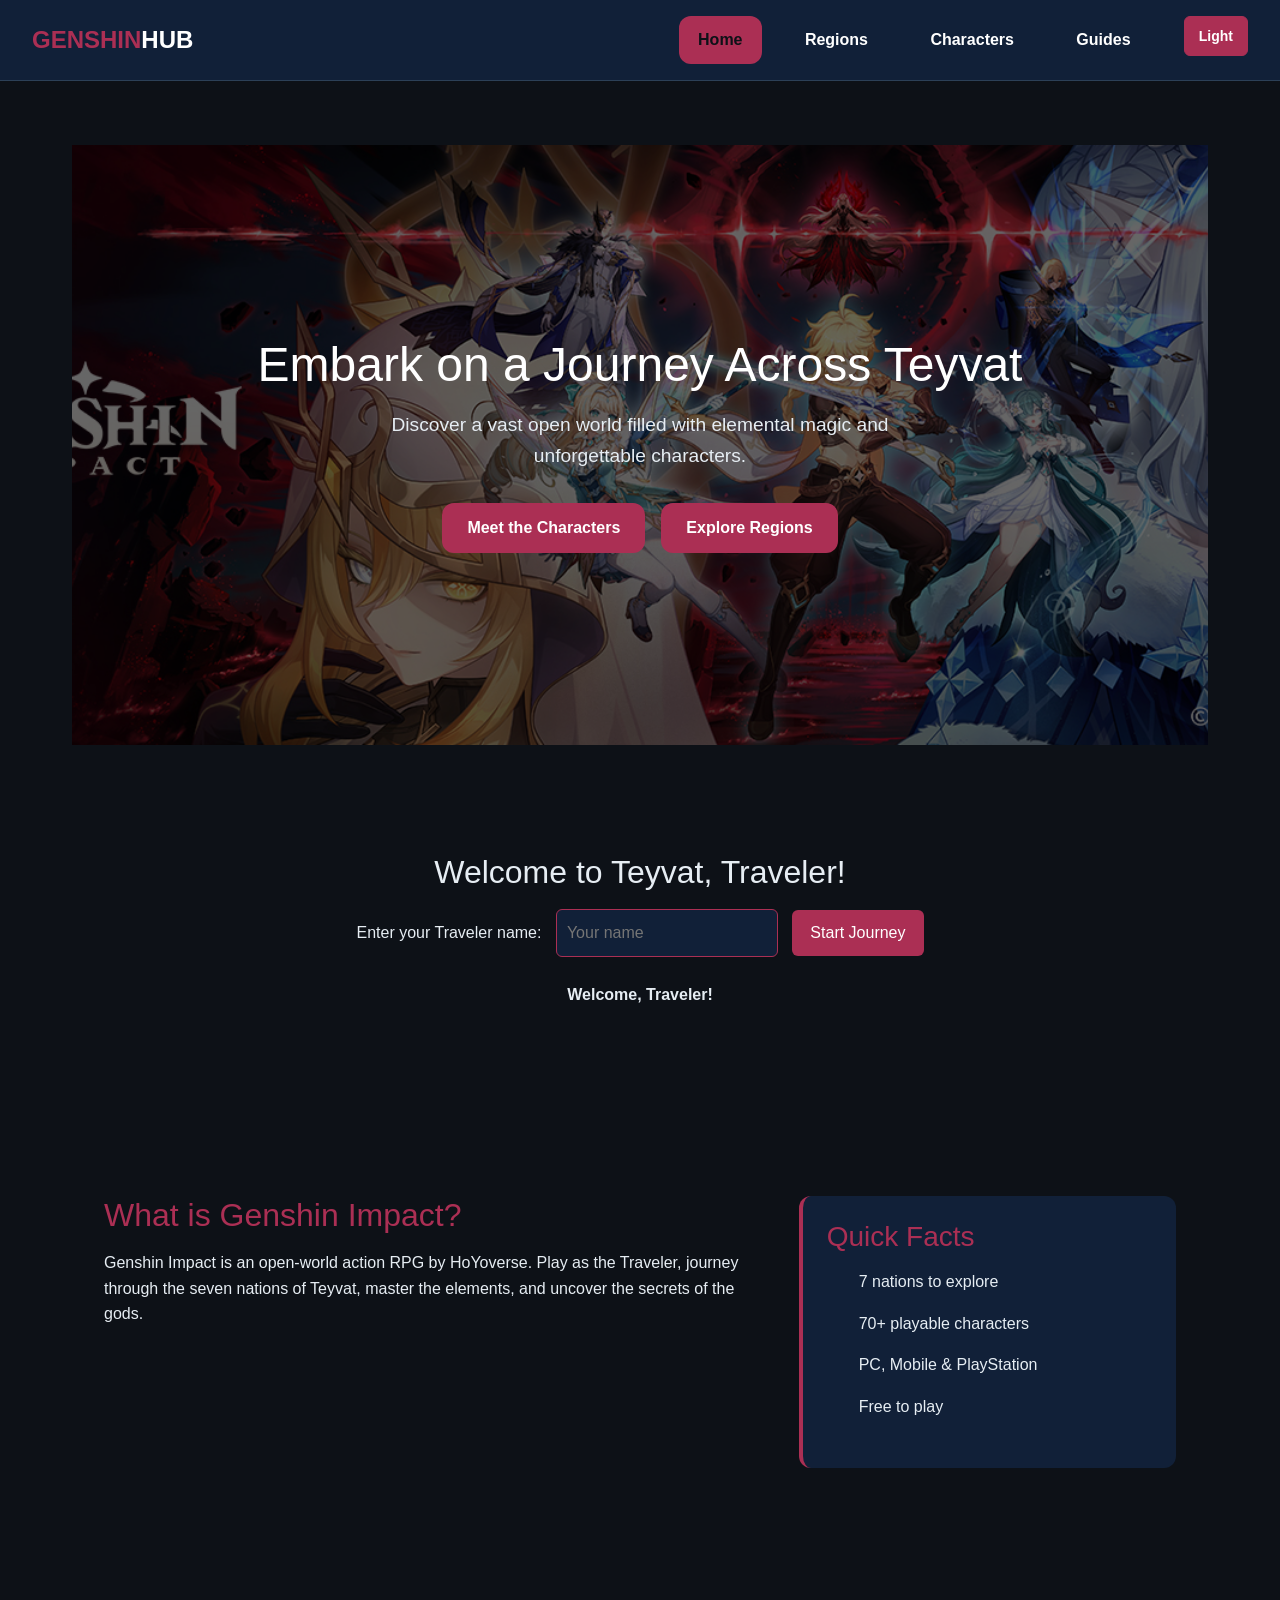
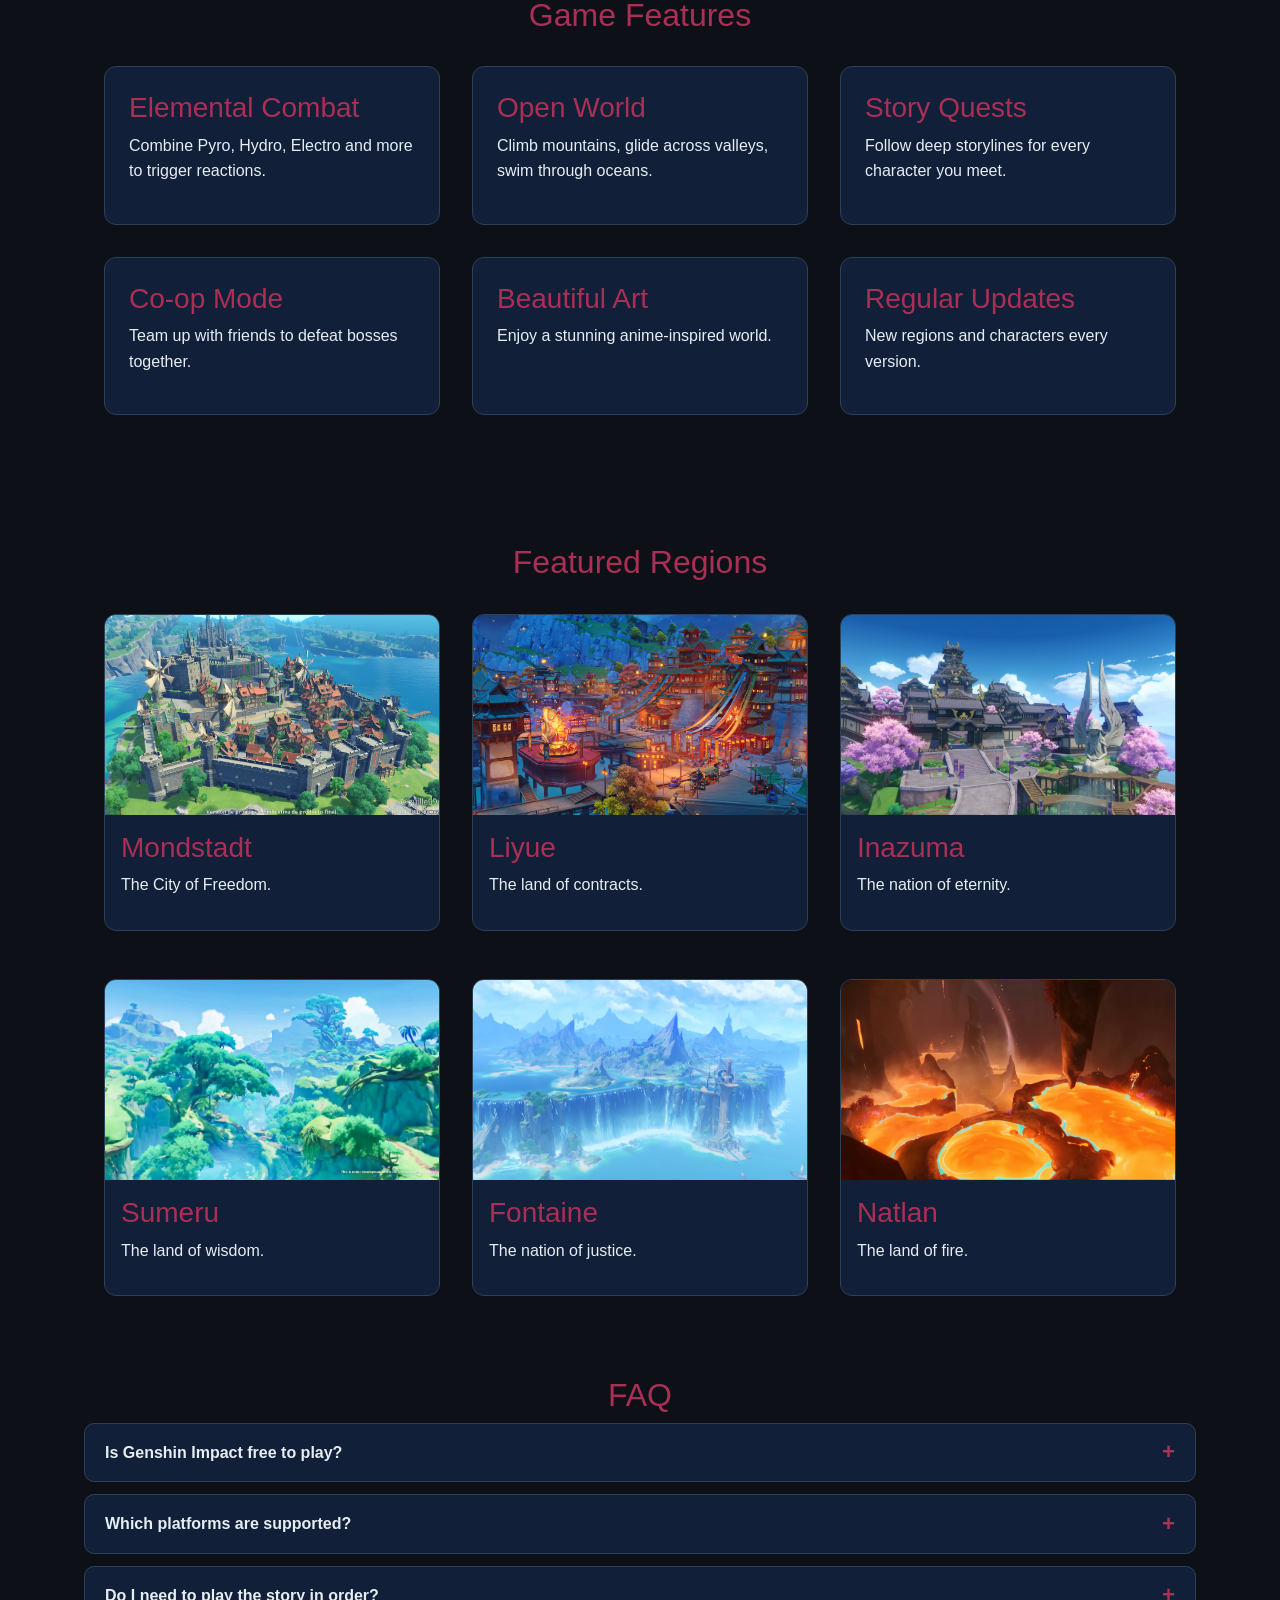
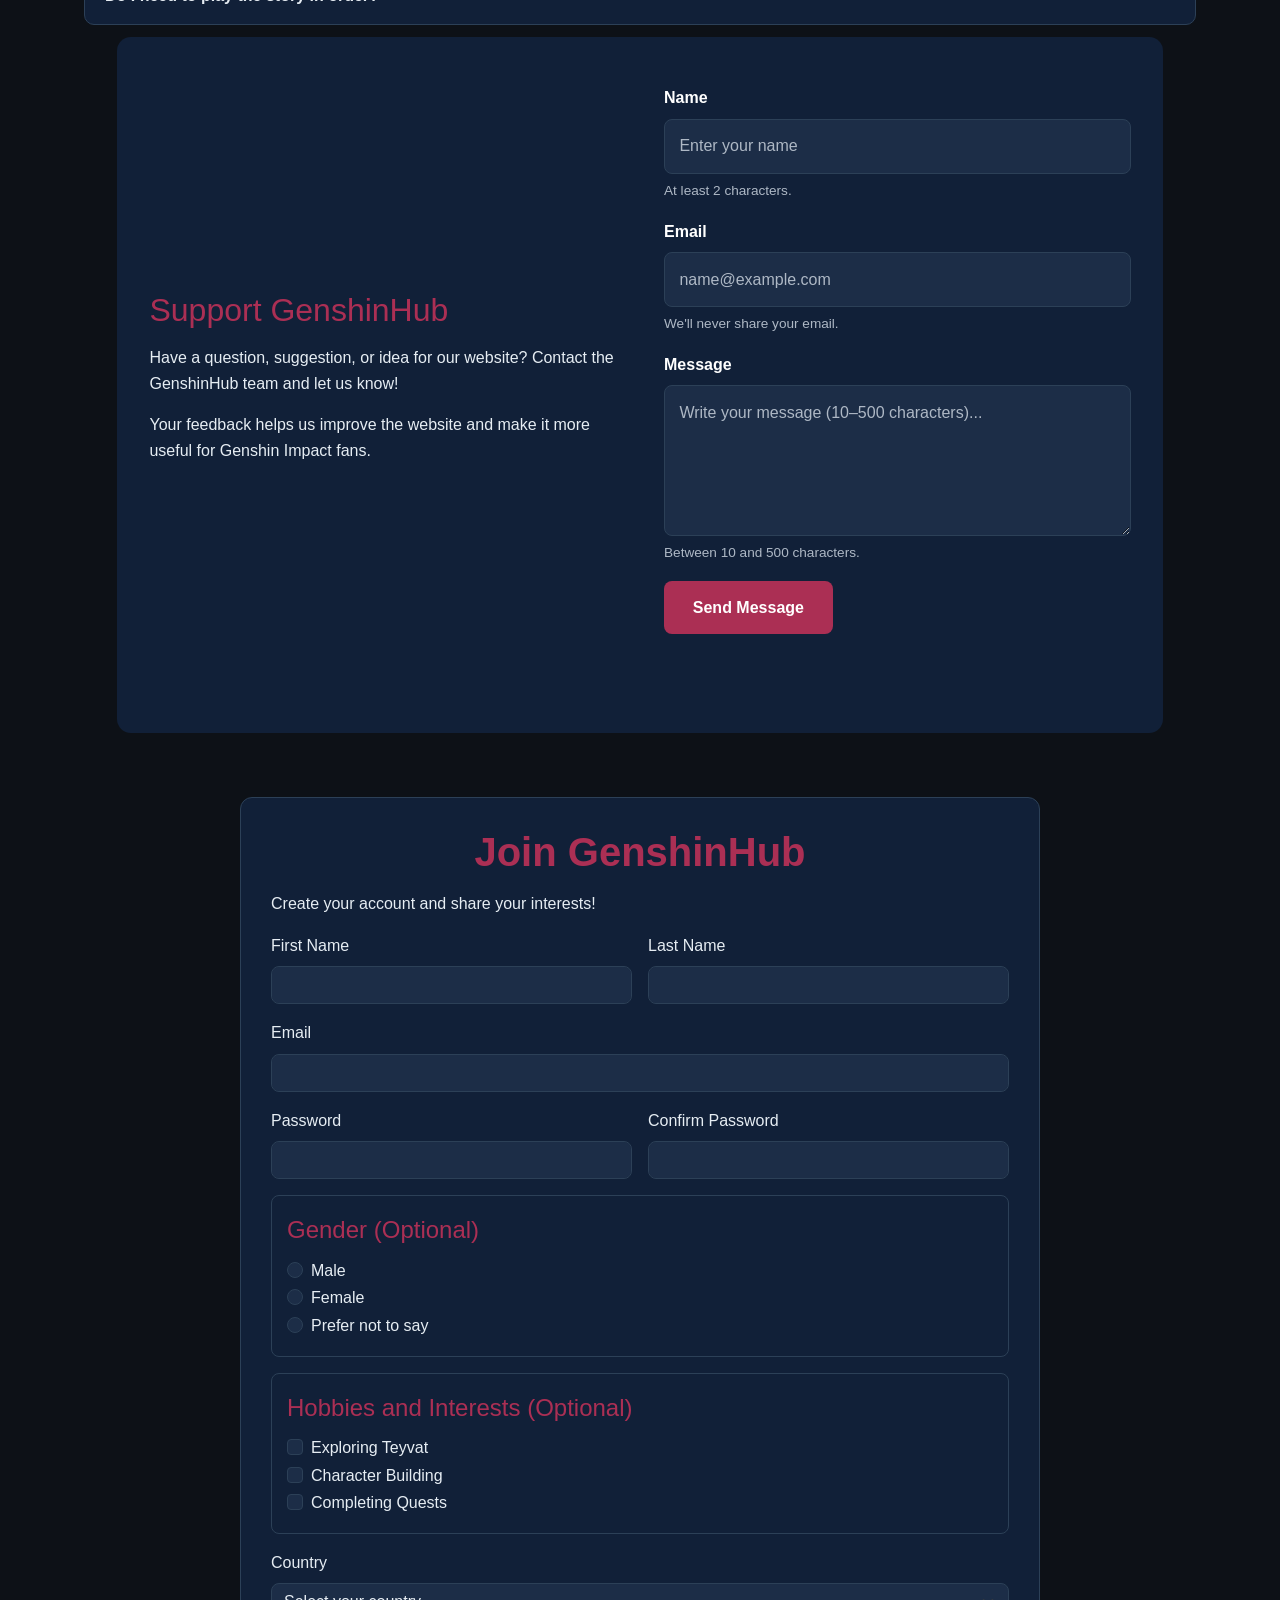
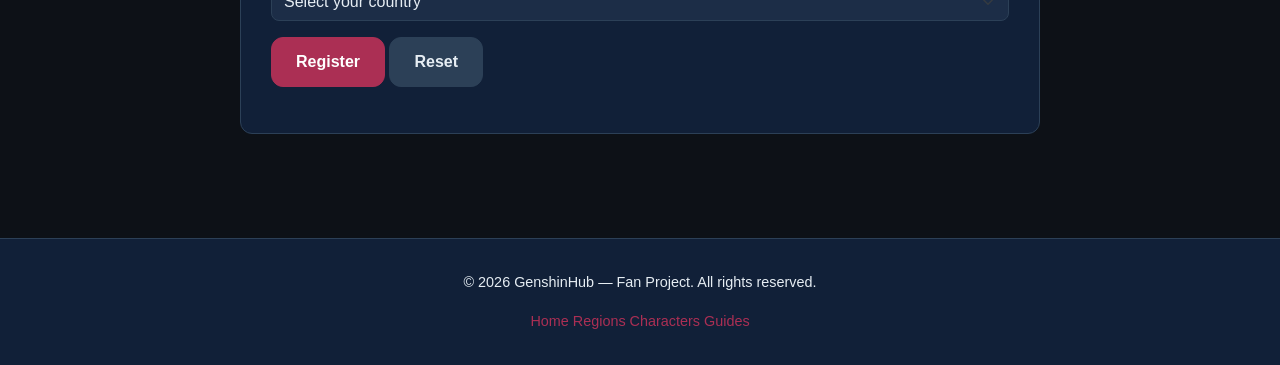
<file: index.html>
<!DOCTYPE html>
<html lang="en">
<head>
  <meta charset="UTF-8" />
  <meta name="viewport" content="width=device-width, initial-scale=1.0" />
  <title>Genshin Impact — Home | GenshinHub</title>
  <link href="https://cdn.jsdelivr.net/npm/bootstrap@5.3.3/dist/css/bootstrap.min.css" rel="stylesheet">
  <link rel="stylesheet" href="css/style.css" />
  <link rel="stylesheet" href="css/responsive.css" />
  <script src="js/faq.js" defer></script>
  <script src="https://code.jquery.com/jquery-3.7.1.min.js"></script>
</head>
<body>

<header class="site-header">

    <a href="index.html" class="logo">
        GENSHIN<span>HUB</span>
    </a>

    <nav aria-label="Main navigation">
        <ul class="nav-menu">
            <li>
                <a href="index.html" class="active" aria-current="page">Home</a>
            </li>

            <li>
                <a href="regions.html">Regions</a>
            </li>

            <li>
                <a href="characters.html">Characters</a>
            </li>

            <li>
                <a href="guides.html">
                    Guides
                </a>
            </li>
            <li> <button type="button" class="theme-toggle" aria-label="Switch to light theme">
            Light
            </button> 
            </li>
        </ul>
    </nav>

</header>


  <main>
    <section class="hero" aria-labelledby="hero-title">
      <img src="images/banner.jpeg"
           alt="Genshin Impact characters standing together in Teyvat"
           class="hero-img"
           width="1600" height="900" />
      <div class="hero-content">
        <h1 id="hero-title">Embark on a Journey Across Teyvat</h1>
        <p>Discover a vast open world filled with elemental magic and unforgettable characters.</p>
        <div class="hero-buttons">
          <a href="characters.html" class="btn">Meet the Characters</a>
          <a href="regions.html" class="btn">Explore Regions</a>
        </div>
      </div>
    </section>
    <!-- zhaniya -->

    <section class="js-demo-section" aria-labelledby="js-demo-title">

        <!-- welcome mess -->
        <div class="traveler-welcome">
    <h2>Welcome to Teyvat, Traveler!</h2>

    <label for="traveler-name">
        Enter your Traveler name:
    </label>

    <input
        type="text"
        id="traveler-name"
        placeholder="Your name"
    >

    <button id="welcome-button" type="button">
        Start Journey
    </button>

    <p id="welcome-message" aria-live="polite">
        Welcome, Traveler!
    </p>
        </div>
    </section>

    
    
    <section class="intro container" aria-labelledby="intro-title">
      <article>
        <h2 id="intro-title">What is Genshin Impact?</h2>
        <p>
          Genshin Impact is an open-world action RPG by HoYoverse. Play as the
          Traveler, journey through the seven nations of Teyvat, master the
          elements, and uncover the secrets of the gods.
        </p>
      </article>
      <aside aria-labelledby="facts-title">
        <h3 id="facts-title">Quick Facts</h3>
        <ul>
          <li>7 nations to explore</li>
          <li>70+ playable characters</li>
          <li>PC, Mobile &amp; PlayStation</li>
          <li>Free to play</li>
        </ul>
      </aside>
    </section>

    
    <section class="features container" aria-labelledby="features-title">
      <h2 id="features-title">Game Features</h2>
      <div class="features-grid">
        <article class="feature-card">
          <h3>Elemental Combat</h3>
          <p>Combine Pyro, Hydro, Electro and more to trigger reactions.</p>
        </article>
        <article class="feature-card">
          <h3>Open World</h3>
          <p>Climb mountains, glide across valleys, swim through oceans.</p>
        </article>
        <article class="feature-card">
          <h3>Story Quests</h3>
          <p>Follow deep storylines for every character you meet.</p>
        </article>
        <article class="feature-card">
          <h3>Co-op Mode</h3>
          <p>Team up with friends to defeat bosses together.</p>
        </article>
        <article class="feature-card">
          <h3>Beautiful Art</h3>
          <p>Enjoy a stunning anime-inspired world.</p>
        </article>
        <article class="feature-card">
          <h3>Regular Updates</h3>
          <p>New regions and characters every version.</p>
        </article>
      </div>
    </section>

    
    <section class="home-regions container" aria-labelledby="regions-title">
      <h2 id="regions-title">Featured Regions</h2>
      <div class="home-regions-grid">
        <figure class="home-region-card">
          <img src="images/mondstadt.png" alt="Mondstadt city with windmills" width="800" height="500" />
          <figcaption>
            <h3>Mondstadt</h3>
            <p>The City of Freedom.</p>
          </figcaption>
        </figure>
        <figure class="home-region-card">
          <img src="images/liyue.jpg" alt="Liyue harbour at sunset" width="800" height="500" />
          <figcaption>
            <h3>Liyue</h3>
            <p>The land of contracts.</p>
          </figcaption>
        </figure>
        <figure class="home-region-card">
          <img src="images/inazuma.jpg" alt="Inazuma islands with sakura trees" width="800" height="500" />
          <figcaption>
            <h3>Inazuma</h3>
            <p>The nation of eternity.</p>
          </figcaption>
        </figure>
        <figure class="home-region-card">
          <img src="images/sumeru.jpg" alt="Sumeru rainforest canopy" width="800" height="500" />
          <figcaption>
            <h3>Sumeru</h3>
            <p>The land of wisdom.</p>
          </figcaption>
        </figure>
        <figure class="home-region-card">
          <img src="images/fontaine.jpg" alt="Fontaine canals and architecture" width="800" height="500" />
          <figcaption>
            <h3>Fontaine</h3>
            <p>The nation of justice.</p>
          </figcaption>
        </figure>
        <figure class="home-region-card">
          <img src="images/natlan.jpg" alt="Natlan volcanoes and tribal lands" width="800" height="500" />
          <figcaption>
            <h3>Natlan</h3>
            <p>The land of fire.</p>
          </figcaption>
        </figure>
      </div>
    </section>

       <!-- Assyltas -->
    <section class="home-faq container js-faq" aria-labelledby="faq-title">
      <h2 id="faq-title">FAQ</h2>

      <!-- 1 -->
      <div class="js-faq-item">
        <button
          type="button"
          class="js-faq-question"
          aria-expanded="false"
          aria-controls="faq-answer-1"
          id="faq-question-1">
          Is Genshin Impact free to play?
        </button>
        <div
          class="js-faq-answer"
          id="faq-answer-1"
          role="region"
          aria-labelledby="faq-question-1"
          hidden>
          <p>Yes. The base game is free; optional in-game purchases exist.</p>
        </div>
      </div>

      <!-- 2 -->
      <div class="js-faq-item">
        <button
          type="button"
          class="js-faq-question"
          aria-expanded="false"
          aria-controls="faq-answer-2"
          id="faq-question-2">
          Which platforms are supported?
        </button>
        <div
          class="js-faq-answer"
          id="faq-answer-2"
          role="region"
          aria-labelledby="faq-question-2"
          hidden>
          <p>PC, iOS, Android, and PlayStation 4 / 5.</p>
        </div>
      </div>

      <!-- 3 -->
      <div class="js-faq-item">
        <button
          type="button"
          class="js-faq-question"
          aria-expanded="false"
          aria-controls="faq-answer-3"
          id="faq-question-3">
          Do I need to play the story in order?
        </button>
        <div
          class="js-faq-answer"
          id="faq-answer-3"
          role="region"
          aria-labelledby="faq-question-3"
          hidden>
          <p>Yes — regions unlock in order, so following the Archon Quest is recommended.</p>
        </div>
      </div>
    </section>
        <!-- Жания -->
    <section class="support-section">

    <div class="support-content">

        <div class="support-text">
            <h2>Support GenshinHub</h2>

            <p>
                Have a question, suggestion, or idea for our website?
                Contact the GenshinHub team and let us know!
            </p>

            <p>
                Your feedback helps us improve the website
                and make it more useful for Genshin Impact fans.
            </p>
        </div>
        <!-- Жания -->

        <!-- Assyltas -->
        <!-- Aruzhan -->
        <form class="support-form"
              action="demo-result.html"
              method="get"
              id="supportForm"
              novalidate>

            <div class="form-group">
                <label for="support-name">Name</label>
                <input
                    type="text"
                    id="support-name"
                    name="name"
                    required
                    minlength="2"
                    maxlength="50"
                    autocomplete="name" 
                    placeholder="Enter your name"
                    class="form-control"
                >
                <small class="form-hint">At least 2 characters.</small>
                <div class="valid-feedback text-success">Looks good!</div>
                <div class="invalid-feedback text-danger">Name must be at least 2 characters long.</div>
            </div>

            <div class="form-group">
                <label for="support-email">Email</label>
                <input
                    type="email"
                    id="support-email"
                    name="email"
                    required
                    autocomplete="email"
                    placeholder="name@example.com"
                    class="form-control"
                >
                <small class="form-hint">We'll never share your email.</small>
                <div class="valid-feedback text-success">Valid email address!</div>
                <div class="invalid-feedback text-danger">Please enter a valid email address.</div>
            </div>

            <div class="form-group">
                <label for="support-message">Message</label>
                <textarea
                    id="support-message"
                    name="message"
                    rows="5"
                    required
                    minlength="10"
                    maxlength="500"
                    placeholder="Write your message (10–500 characters)..."
                    class="form-control"
                ></textarea>
                <small class="form-hint">Between 10 and 500 characters.</small>
                <div class="valid-feedback text-success">Message looks great!</div>
                <div class="invalid-feedback text-danger">Message must be between 10 and 500 characters.</div>
            </div>

            <button type="submit" class="btn btn-primary">Send Message</button>
            <p id="support-form-result" class="text-success mt-3" role="status" aria-live="polite"></p>
        </form>
        <!-- Aruzhan -->
        <!-- Assyltas -->
    </div>
    </section>

        <!-- Aelin-->
    <div class="container registration-section">

    <h1>Join GenshinHub</h1>
    <p>Create your account and share your interests!</p>

    <form id="registrationForm" class="row g-3" novalidate>

        <div class="col-md-6">
            <label for="firstName" class="form-label">First Name</label>
            <input type="text" id="firstName" class="form-control"
                   minlength="2" required>
            <div class="invalid-feedback">
                Enter at least 2 characters.
            </div>
        </div>

        <div class="col-md-6">
            <label for="lastName" class="form-label">Last Name</label>
            <input type="text" id="lastName" class="form-control"
                   minlength="2" required>
            <div class="invalid-feedback">
                Enter at least 2 characters.
            </div>
        </div>

        <div class="col-12">
            <label for="email" class="form-label">Email</label>
            <input type="email" id="email" class="form-control" required>
            <div class="invalid-feedback">
                Enter a valid email address.
            </div>
        </div>

        <div class="col-md-6">
            <label for="password" class="form-label">Password</label>
            <input type="password" id="password" class="form-control"
                   minlength="8" required>
            <div class="invalid-feedback">
                Password must contain at least 8 characters.
            </div>
        </div>

        <div class="col-md-6">
            <label for="confirmPassword" class="form-label">
                Confirm Password
            </label>
            <input type="password" id="confirmPassword"
                   class="form-control" minlength="8" required>
            <div class="invalid-feedback" id="passwordError">
                Passwords do not match.
            </div>
        </div>

        <div class="col-12">
            <fieldset>
                <legend>Gender (Optional)</legend>

                <div class="form-check">
                    <input type="radio" name="gender" id="male"
                           value="Male" class="form-check-input">
                    <label for="male" class="form-check-label">Male</label>
                </div>

                <div class="form-check">
                    <input type="radio" name="gender" id="female"
                           value="Female" class="form-check-input">
                    <label for="female" class="form-check-label">Female</label>
                </div>

                <div class="form-check">
                    <input type="radio" name="gender" id="noGender"
                           value="Prefer not to say" class="form-check-input">
                    <label for="noGender" class="form-check-label">
                        Prefer not to say
                    </label>
                </div>
            </fieldset>
        </div>

        <div class="col-12">
            <fieldset>
                <legend>Hobbies and Interests (Optional)</legend>

                <div class="form-check">
                    <input type="checkbox" name="hobbies" id="exploration"
                           value="Exploration" class="form-check-input">
                    <label for="exploration" class="form-check-label">
                        Exploring Teyvat
                    </label>
                </div>

                <div class="form-check">
                    <input type="checkbox" name="hobbies" id="characters"
                           value="Characters" class="form-check-input">
                    <label for="characters" class="form-check-label">
                        Character Building
                    </label>
                </div>

                <div class="form-check">
                    <input type="checkbox" name="hobbies" id="quests"
                           value="Quests" class="form-check-input">
                    <label for="quests" class="form-check-label">
                        Completing Quests
                    </label>
                </div>
            </fieldset>
        </div>

        <div class="col-12">
            <label for="country" class="form-label">Country</label>

            <select id="country" class="form-select" required>
                <option value="">Select your country</option>
                <option value="Kazakhstan">Kazakhstan</option>
                <option value="Japan">Japan</option>
                <option value="South Korea">South Korea</option>
                <option value="Other">Other</option>
            </select>

            <div class="invalid-feedback">
                Please select your country.
            </div>
        </div>

        <div class="col-12">
            <button type="submit" class="btn btn-primary">Register</button>
            <button type="reset" class="btn btn-secondary">Reset</button>
        </div>

        <div class="col-12">
            <p id="message" class="success-message" hidden>
                Registration successful! Welcome to GenshinHub!
            </p>
        </div>

    </form>

</div>

<script>
    const form = document.getElementById("registrationForm");
    const password = document.getElementById("password");
    const confirmPassword = document.getElementById("confirmPassword");
    const passwordError = document.getElementById("passwordError");
    const message = document.getElementById("message");

    function checkPassword() {
        if (password.value !== confirmPassword.value) {
            confirmPassword.setCustomValidity("Passwords do not match.");
        } else {
            confirmPassword.setCustomValidity("");
        }
    }

    password.addEventListener("input", function() {
        checkPassword();
        message.hidden = true;
    });

    confirmPassword.addEventListener("input", function() {
        checkPassword();
        message.hidden = true;
    });

    form.addEventListener("submit", function(event) {
        event.preventDefault();

        checkPassword();
        form.classList.add("was-validated");
        message.hidden = true;

        if (form.checkValidity()) {
            message.textContent =
                "Registration successful! Welcome to GenshinHub!";
            message.hidden = false;
        }
    });

    form.addEventListener("reset", function() {
        form.classList.remove("was-validated");
        message.hidden = true;

        confirmPassword.setCustomValidity("");
        password.setCustomValidity("");
    });
</script>
<!-- Aelin-->

 <!-- Aruzhan -->
 <script>
  (function () {
    'use strict'
    const supportForm = document.getElementById('supportForm');

    if (supportForm) {
      supportForm.addEventListener('submit', function (event) {
        if (!supportForm.checkValidity()) {
          event.preventDefault();
          event.stopPropagation();
        }
        supportForm.classList.add('was-validated');
      }, false);
    }
  })();
 </script>
 <!-- Aruzhan -->

  </main>

  <footer class="main-footer">
    <div class="container footer-inner">
      <p>&copy; 2026 GenshinHub — Fan Project. All rights reserved.</p>
      <nav aria-label="Footer navigation">
        <a href="index.html">Home</a>
        <a href="regions.html">Regions</a>
        <a href="characters.html">Characters</a>
        <a href="guides.html">Guides</a>
      </nav>
    </div>
  </footer>
  <script src="js/theme.js"></script>

  <!-- Task 5: Aelin -->
<script>
$(document).ready(function() {

    $("#supportForm").on("submit", function(event) {

        event.preventDefault();

        let name = $("#support-name").val().trim();
        let email = $("#support-email").val().trim();
        let message = $("#support-message").val().trim();

        let nameValid = name.length >= 2;
        let emailValid = /^[^\s@]+@[^\s@]+\.[^\s@]+$/.test(email);
        let messageValid = message.length >= 10 && message.length <= 500;

        $("#support-name").toggleClass("is-invalid", !nameValid);
        $("#support-name").toggleClass("is-valid", nameValid);

        $("#support-email").toggleClass("is-invalid", !emailValid);
        $("#support-email").toggleClass("is-valid", emailValid);

        $("#support-message").toggleClass("is-invalid", !messageValid);
        $("#support-message").toggleClass("is-valid", messageValid);

        $("#support-form-result").text("");

        if (nameValid && emailValid && messageValid) {

            $("#support-form-result")
                .text("Demo only: Your message has been validated successfully. No message was actually sent.");

        }

    });

    $("#supportForm input, #supportForm textarea").on("input", function() {
        $(this).removeClass("is-invalid is-valid");
        $("#support-form-result").text("");
    });

});
</script>
<!-- Aelin -->
  <script src="https://code.jquery.com/jquery-3.7.1.min.js"></script>
  <script src="js/jquery-features.js"></script>
</body>
</html>
</file>
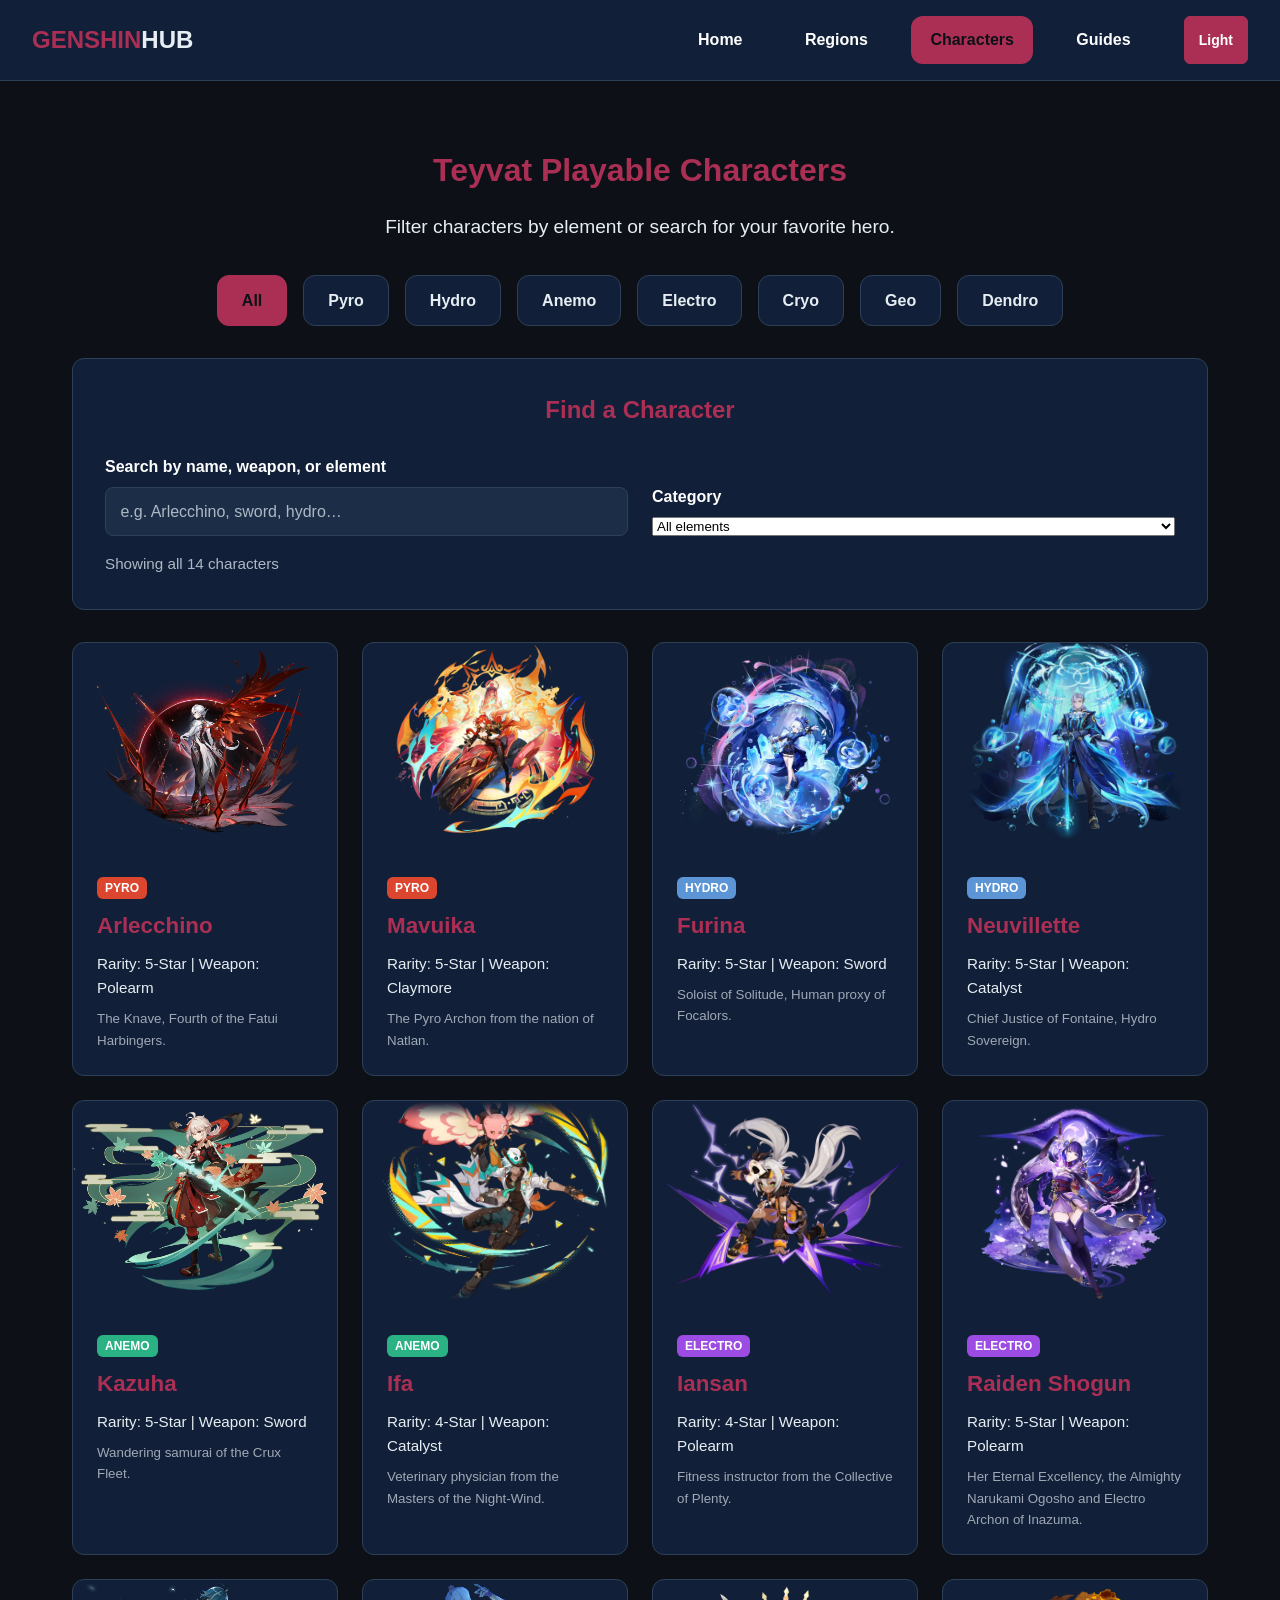
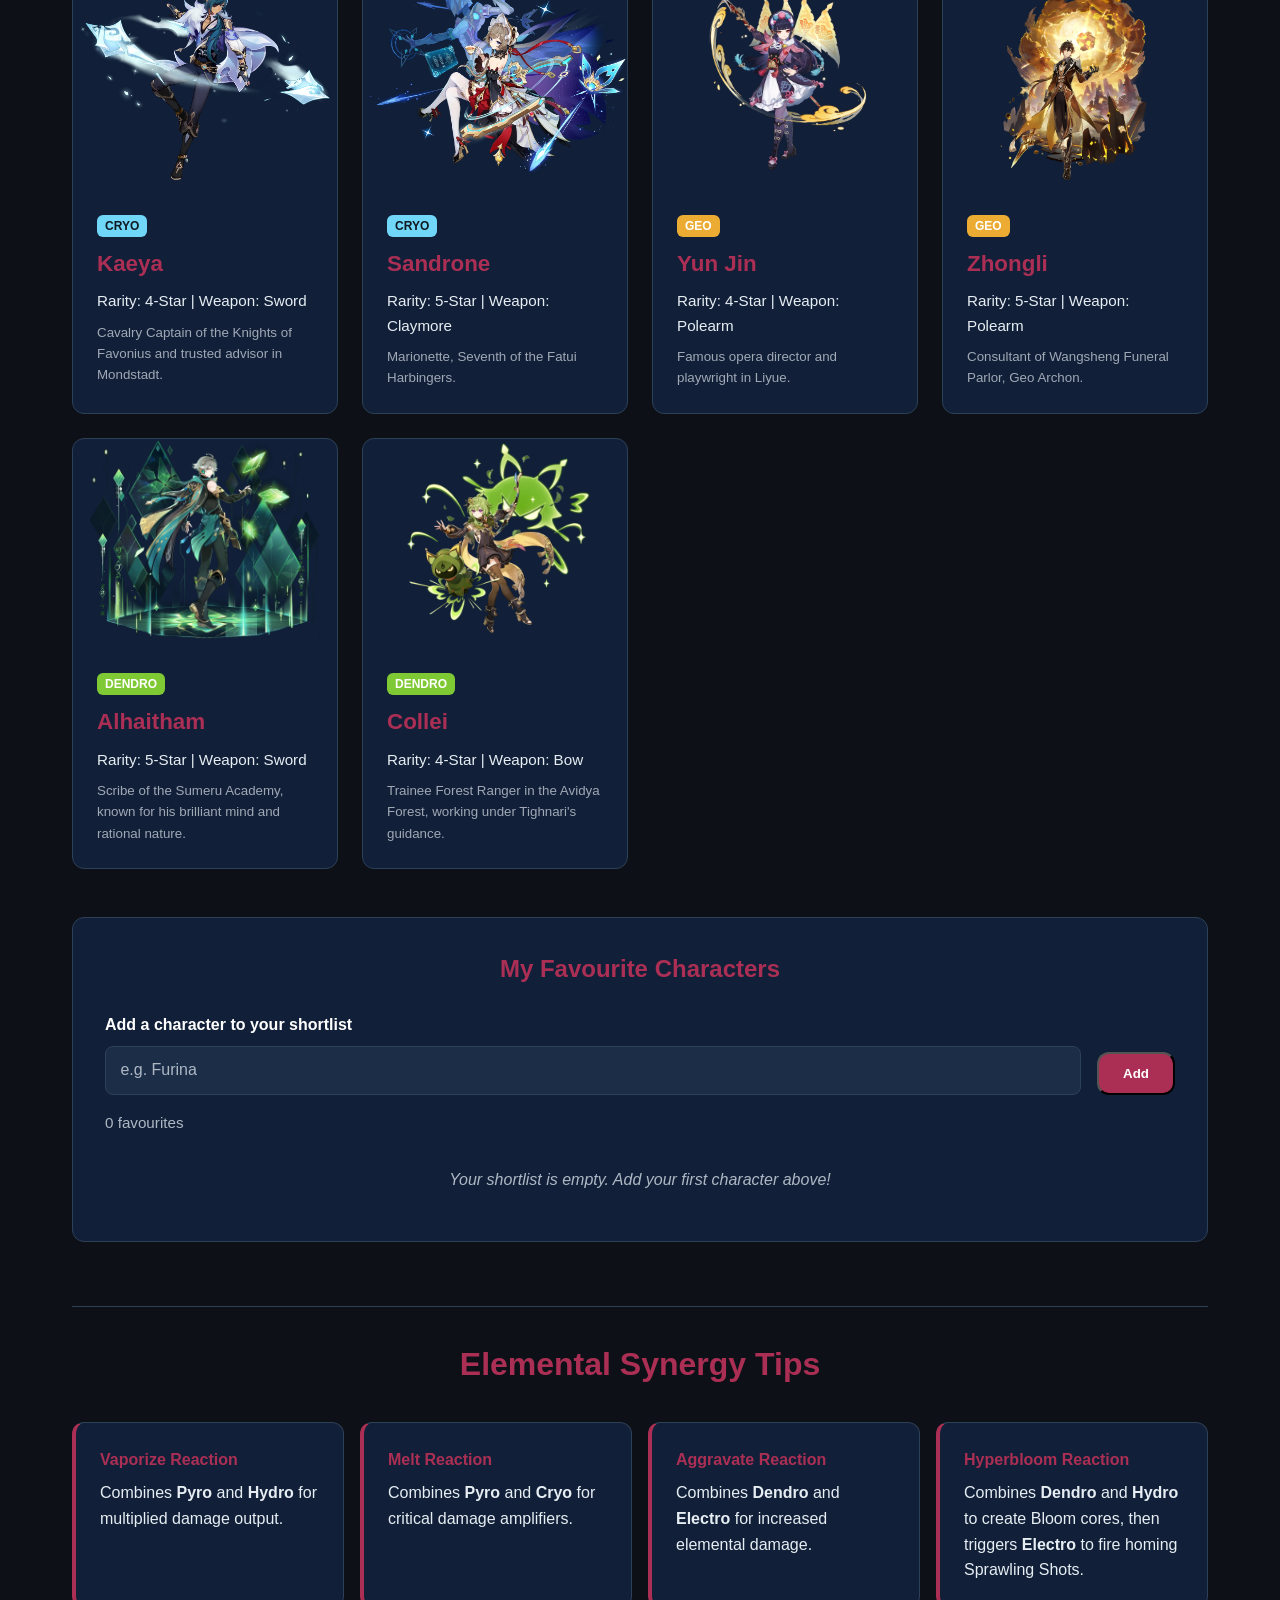
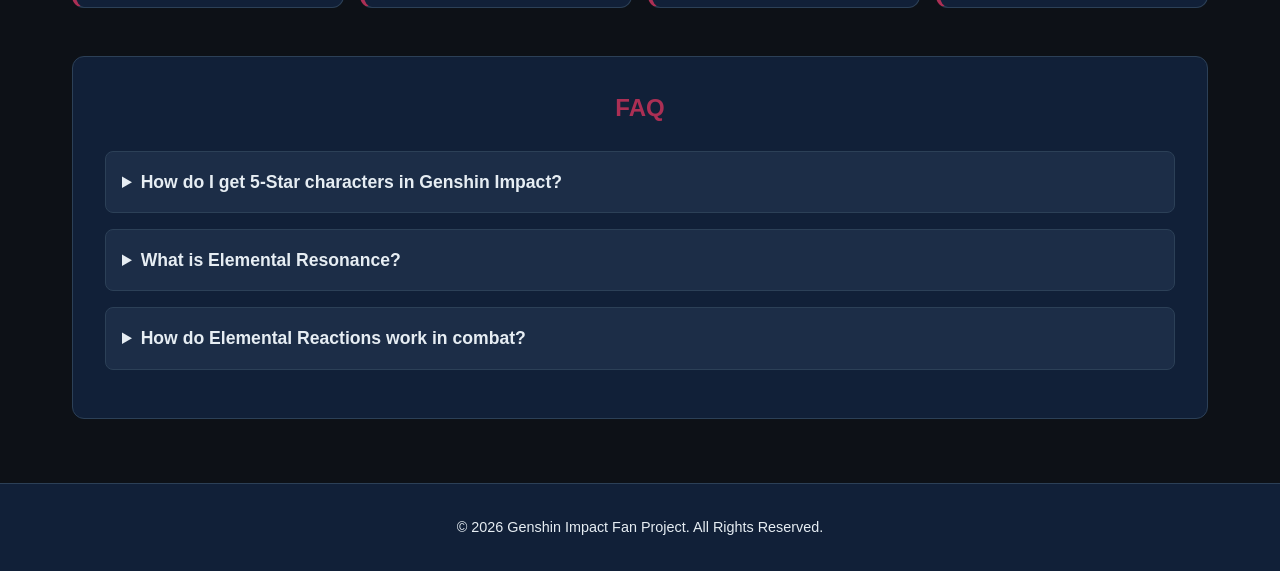
<file: characters.html>
<!DOCTYPE html>
<html lang="en">
<head>
    <meta charset="UTF-8">
    <meta name="viewport" content="width=device-width, initial-scale=1.0">

    <title>Genshin Fan Website</title>

    <link rel="stylesheet" href="css/style.css">
    <link rel="stylesheet" href="css/responsive.css">

    <!-- Assyltas — jQuery before project scripts -->
    <script src="https://code.jquery.com/jquery-3.7.1.min.js"></script>
    <script src="js/characters.js" defer></script>
    <script src="js/theme.js" defer></script>
</head>

<body>

<header class="main-header">
    <div class="logo">
        <h2>GENSHIN<span>HUB</span></h2>
    </div>
    <nav class="nav-menu">
        <a href="index.html">Home</a>
        <a href="regions.html">Regions</a>
        <a href="characters.html" class="active">Characters</a>
        <a href="guides.html">Guides</a>
        <button type="button" class="theme-toggle" aria-label="Switch to light theme">
          Light
        </button>
    </nav>
</header>

<main>
    <!-- OLD RADIO FILTER (Kept so it doesn't break other CSS) -->
    <input type="radio" name="element-filter" id="all" checked>
    <input type="radio" name="element-filter" id="pyro">
    <input type="radio" name="element-filter" id="hydro">
    <input type="radio" name="element-filter" id="anemo">
    <input type="radio" name="element-filter" id="electro">
    <input type="radio" name="element-filter" id="cryo">
    <input type="radio" name="element-filter" id="geo">
    <input type="radio" name="element-filter" id="dendro">

    <!-- SECTION 1 (Teammate's original filter section) -->
    <section class="filter-section">
        <h1>Teyvat Playable Characters</h1>
        <p>Filter characters by element or search for your favorite hero.</p>

        <div class="filter-bar">
            <label for="all" class="filter-btn">All</label>
            <label for="pyro" class="filter-btn">Pyro</label>
            <label for="hydro" class="filter-btn">Hydro</label>
            <label for="anemo" class="filter-btn">Anemo</label>
            <label for="electro" class="filter-btn">Electro</label>
            <label for="cryo" class="filter-btn">Cryo</label>
            <label for="geo" class="filter-btn">Geo</label>
            <label for="dendro" class="filter-btn">Dendro</label>
        </div>
    </section>

    <!-- Assyltas — Task 3: jQuery search + category filter -->
    <section class="char-filter-section" aria-labelledby="char-filter-title">
        <h2 id="char-filter-title">Find a Character</h2>

        <div class="char-filter-controls">
            <div class="form-group">
                <label for="char-search">Search by name, weapon, or element</label>
                <input type="search" id="char-search" class="form-control"
                       placeholder="e.g. Arlecchino, sword, hydro…"
                       autocomplete="off">
            </div>

            <div class="form-group">
                <label for="char-category">Category</label>
                <select id="char-category" class="form-select">
                    <option value="all">All elements</option>
                    <option value="pyro">Pyro</option>
                    <option value="hydro">Hydro</option>
                    <option value="anemo">Anemo</option>
                    <option value="electro">Electro</option>
                    <option value="cryo">Cryo</option>
                    <option value="geo">Geo</option>
                    <option value="dendro">Dendro</option>
                </select>
            </div>
        </div>

        <p id="char-filter-count" class="char-filter-count" aria-live="polite">
            Showing all 14 characters
        </p>
        <p id="char-no-results" class="char-no-results" hidden>No results found.</p>
    </section>
    <!-- Assyltas end Task 3 -->

    <!-- SECTION 2 -->
    <section class="character-display">
        <div class="character-grid">

            <!-- Card 1 -->
            <article class="char-card" data-element="pyro">
                <img src="images/Arlecchino.webp.webp" alt="Arlecchino">
                <div class="char-info">
                    <span class="badge pyro">Pyro</span>
                    <h3>Arlecchino</h3>
                    <p>Rarity: 5-Star | Weapon: Polearm</p>
                    <small>The Knave, Fourth of the Fatui Harbingers.</small>
                </div>
            </article>

            <!-- Card 2 -->
            <article class="char-card" data-element="pyro">
                <img src="images/Mavuika.webp.webp" alt="Mavuika">
                <div class="char-info">
                    <span class="badge pyro">Pyro</span>
                    <h3>Mavuika</h3>
                    <p>Rarity: 5-Star | Weapon: Claymore</p>
                    <small>The Pyro Archon from the nation of Natlan.</small>
                </div>
            </article>

            <!-- Card 3 -->
            <article class="char-card" data-element="hydro">
                <img src="images/Furina.webp.webp" alt="Furina">
                <div class="char-info">
                    <span class="badge hydro">Hydro</span>
                    <h3>Furina</h3>
                    <p>Rarity: 5-Star | Weapon: Sword</p>
                    <small>Soloist of Solitude, Human proxy of Focalors.</small>
                </div>
            </article>

            <!-- Card 4 -->
            <article class="char-card" data-element="hydro">
                <img src="images/Neuvillette.webp.webp" alt="Neuvillette">
                <div class="char-info">
                    <span class="badge hydro">Hydro</span>
                    <h3>Neuvillette</h3>
                    <p>Rarity: 5-Star | Weapon: Catalyst</p>
                    <small>Chief Justice of Fontaine, Hydro Sovereign.</small>
                </div>
            </article>

            <!-- Card 5 -->
            <article class="char-card" data-element="anemo">
                <img src="images/Kazuha.webp.webp" alt="Kazuha">
                <div class="char-info">
                    <span class="badge anemo">Anemo</span>
                    <h3>Kazuha</h3>
                    <p>Rarity: 5-Star | Weapon: Sword</p>
                    <small>Wandering samurai of the Crux Fleet.</small>
                </div>
            </article>

            <!-- Card 6 -->
            <article class="char-card" data-element="anemo">
                <img src="images/Ifa.webp" alt="Ifa">
                <div class="char-info">
                    <span class="badge anemo">Anemo</span>
                    <h3>Ifa</h3>
                    <p>Rarity: 4-Star | Weapon: Catalyst</p>
                    <small>Veterinary physician from the Masters of the Night-Wind.</small>
                </div>
            </article>

            <!-- Card 7 -->
             <article class="char-card" data-element="electro">
                <img src="images/Iansan.webp" alt="Iansan">
                <div class="char-info">
                    <span class="badge electro">Electro</span>
                    <h3>Iansan</h3>
                    <p>Rarity: 4-Star | Weapon: Polearm</p>
                    <small>Fitness instructor from the Collective of Plenty.</small>
                </div>
            </article>

            <!-- Card 8 -->
             <article class="char-card" data-element="electro">
                <img src="images/Raiden.webp.webp" alt="Raiden Shogun">
                <div class="char-info">
                    <span class="badge electro">Electro</span>
                    <h3>Raiden Shogun</h3>
                    <p>Rarity: 5-Star | Weapon: Polearm</p>
                    <small>Her Eternal Excellency, the Almighty Narukami Ogosho and Electro Archon of Inazuma.</small>
                </div>
            </article>

            <!-- Card 9 -->
            <article class="char-card" data-element="cryo">
                <img src="images/Kaeya.webp.webp" alt="Kaeya">
                <div class="char-info">
                    <span class="badge cryo">Cryo</span>
                    <h3>Kaeya</h3>
                    <p>Rarity: 4-Star | Weapon: Sword</p>
                    <small>Cavalry Captain of the Knights of Favonius and trusted advisor in Mondstadt.</small>
                </div>
            </article>

            <!-- Card 10 -->
            <article class="char-card" data-element="cryo">
                <img src="images/Sandrone.webp" alt="Sandrone">
                <div class="char-info">
                    <span class="badge cryo">Cryo</span>
                    <h3>Sandrone</h3>
                    <p>Rarity: 5-Star | Weapon: Claymore</p>
                    <small>Marionette, Seventh of the Fatui Harbingers.</small>
                </div>
            </article>

            <!-- Card 11 -->
            <article class="char-card" data-element="geo">
                <img src="images/Yun Jin.webp" alt="Yun Jin">
                <div class="char-info">
                    <span class="badge geo">Geo</span>
                    <h3>Yun Jin</h3>
                    <p>Rarity: 4-Star | Weapon: Polearm</p>
                    <small>Famous opera director and playwright in Liyue.</small>
                </div>
            </article>

            <!-- Card 12 -->
            <article class="char-card" data-element="geo">
                <img src="images/Zhongli.webp.webp" alt="Zhongli">
                <div class="char-info">
                    <span class="badge geo">Geo</span>
                    <h3>Zhongli</h3>
                    <p>Rarity: 5-Star | Weapon: Polearm</p>
                    <small>Consultant of Wangsheng Funeral Parlor, Geo Archon.</small>
                </div>
            </article>

            <!-- Card 13 -->
            <article class="char-card" data-element="dendro">
                <img src="images/Alhaitham.webp" alt="Alhaitham">
                <div class="char-info">
                    <span class="badge dendro">Dendro</span>
                    <h3>Alhaitham</h3>
                    <p>Rarity: 5-Star | Weapon: Sword</p>
                    <small>Scribe of the Sumeru Academy, known for his brilliant mind and rational nature.</small>
                </div>
            </article>

            <!-- Card 14 -->
            <article class="char-card" data-element="dendro">
                <img src="images/Collei.webp" alt="Collei">
                <div class="char-info">
                    <span class="badge dendro">Dendro</span>
                    <h3>Collei</h3>
                    <p>Rarity: 4-Star | Weapon: Bow</p>
                    <small>Trainee Forest Ranger in the Avidya Forest, working under Tighnari's guidance.</small>
                </div>
            </article>
        </div>
    </section>

    <!-- Assyltas — Task 4: Favourites list with delegated events -->
    <section class="favourites-section" aria-labelledby="fav-title">
        <h2 id="fav-title">My Favourite Characters</h2>

        <form id="fav-form" class="fav-form" novalidate>
            <div class="form-group">
                <label for="fav-input">Add a character to your shortlist</label>
                <input type="text" id="fav-input" class="form-control"
                       placeholder="e.g. Furina" maxlength="50" autocomplete="off">
                <p id="fav-error" class="fav-error" role="alert" hidden>
                    Please enter a character name.
                </p>
            </div>
            <button type="submit" class="btn">Add</button>
        </form>

        <p id="fav-count" class="fav-count" aria-live="polite">0 favourites</p>

        <ul id="fav-list" class="fav-list"></ul>

        <p id="fav-empty" class="fav-empty">
            Your shortlist is empty. Add your first character above!
        </p>
    </section>
    <!-- Assyltas end Task 4 -->

    <!-- SECTION 3 -->
    <section class="elemental-resonance">
        <h2>Elemental Synergy Tips</h2>
        <div class="synergy-container">
            <div class="synergy-box">
                <h4>Vaporize Reaction</h4>
                <p>Combines <strong>Pyro</strong> and <strong>Hydro</strong> for multiplied damage output.</p>
            </div>
            <div class="synergy-box">
                <h4>Melt Reaction</h4>
                <p>Combines <strong>Pyro</strong> and <strong>Cryo</strong> for critical damage amplifiers.</p>
            </div>
            <div class="synergy-box">
                <h4>Aggravate Reaction</h4>
                <p>Combines <strong>Dendro</strong> and <strong>Electro</strong> for increased elemental damage.</p>
            </div>
            <div class="synergy-box">
                <h4>Hyperbloom Reaction</h4>
                <p>Combines <strong>Dendro</strong> and <strong>Hydro</strong> to create Bloom cores, then triggers <strong>Electro</strong> to fire homing Sprawling Shots.</p>
            </div>
        </div>
    </section>

    <!-- SECTION 4 -->
     <section class="faq-section">
        <h2>FAQ</h2>
        <details class="faq-item">
            <summary>How do I get 5-Star characters in Genshin Impact?</summary>
            <p>5-Star characters are obtained through tje Wish system (gacha) using Intertwined or Acquaint Fates.</p>
        </details>
        <details class="faq-item">
            <summary>What is Elemental Resonance?</summary>
            <p>When you have specific combinations of elemental character types in your party, your whole team receives bonuses.</p>
        </details>
        <details class="faq-item">
            <summary>How do Elemental Reactions work in combat?</summary>
            <p>Elemental Reactions occur when you combine two or more elements on a single target, dealing extra damage or applying status effects like Freeze or Vaporize.</p>
        </details>
     </section>
</main>

<footer class="main-footer">
    <p>&copy; 2026 Genshin Impact Fan Project. All Rights Reserved.</p>
</footer>

</body>
</html>
</file>
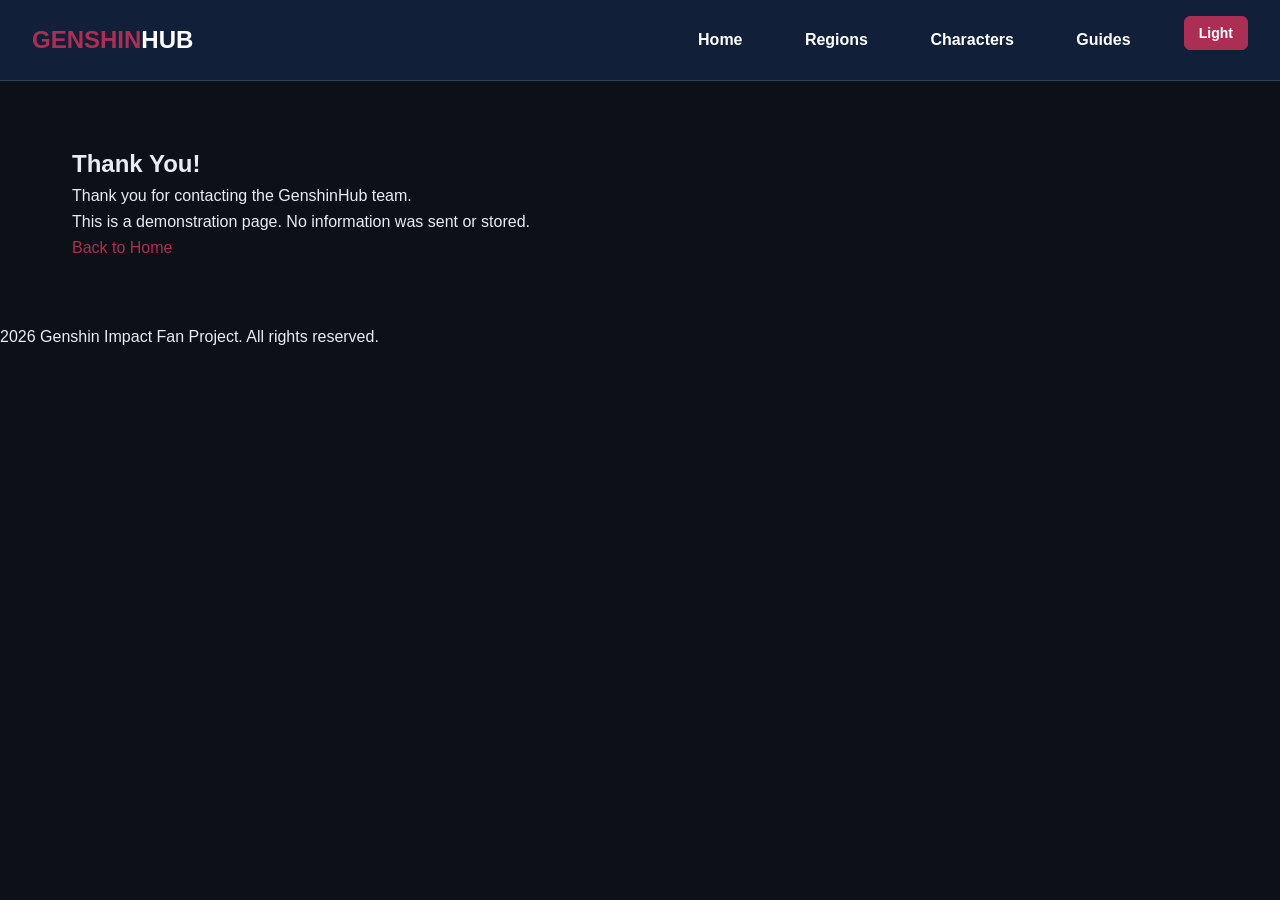
<file: demo-result.html>
<!DOCTYPE html>
<html lang="en">

<head>
    <meta charset="UTF-8">
    <meta name="viewport" content="width=device-width, initial-scale=1.0">

    <title>GenshinHub | Support</title>

    <link rel="stylesheet" href="css/style.css">
    <link rel="stylesheet" href="css/responsive.css">
</head>

<body>

<header class="site-header">

    <a href="index.html" class="logo">
        GENSHIN<span>HUB</span>
    </a>

    <nav aria-label="Main navigation">
        <ul class="nav-menu">
            <li><a href="index.html" aria-current="page">Home</a></li>
            <li><a href="regions.html">Regions</a></li>
            <li><a href="characters.html">Characters</a></li>
            <li><a href="guides.html">Guides</a></li>
              <li> <button type="button" class="theme-toggle" aria-label="Switch to light theme">
            Light
            </button> 
            </li>
        </ul>
    </nav>

</header>

<main>

    <section class="demo-result">

        <h1>Thank You!</h1>

        <p>
            Thank you for contacting the GenshinHub team.
        </p>

        <p>
            This is a demonstration page.
            No information was sent or stored.
        </p>

        <a href="index.html" class="back-button">
            Back to Home
        </a>

    </section>

</main>

<footer class="site-footer">
    <p>
    2026 Genshin Impact Fan Project. All rights reserved.
    </p>
</footer>
    <script src="js/theme.js"></script>
</body>
</html>
</file>
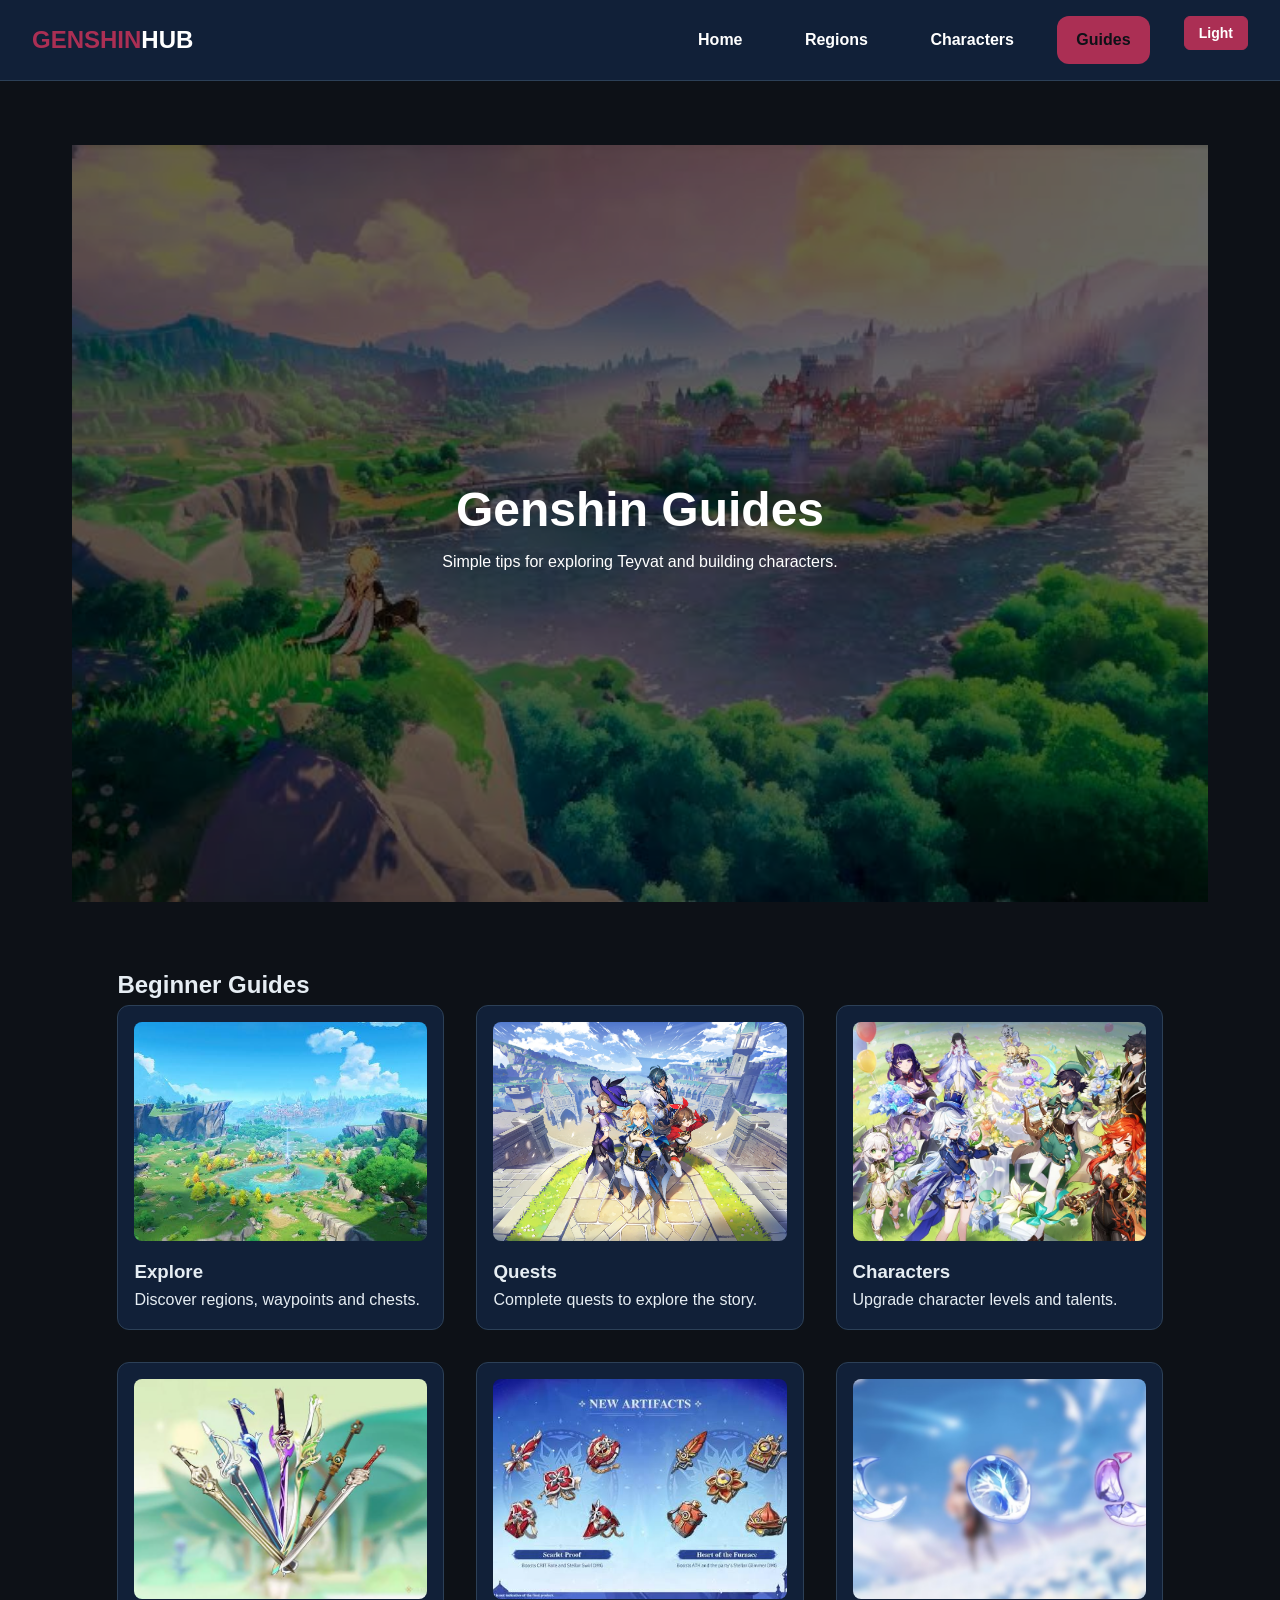
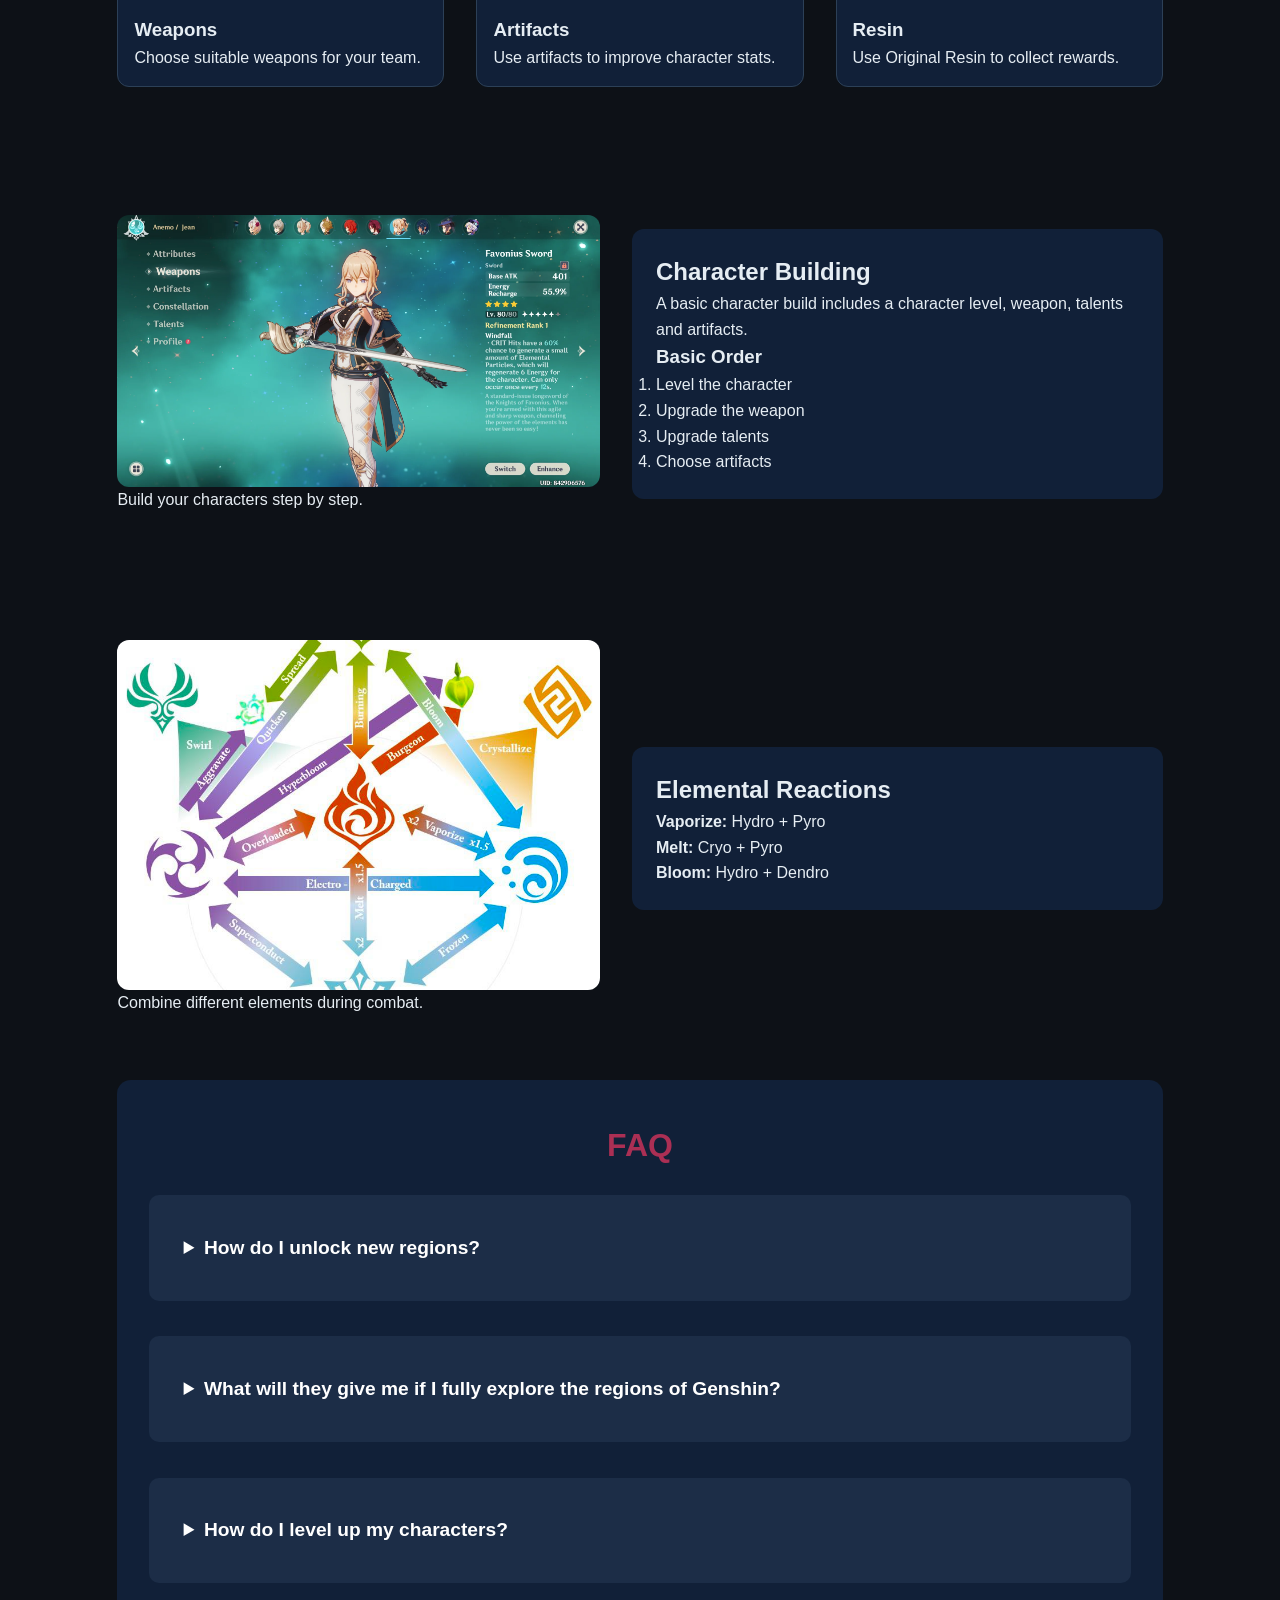
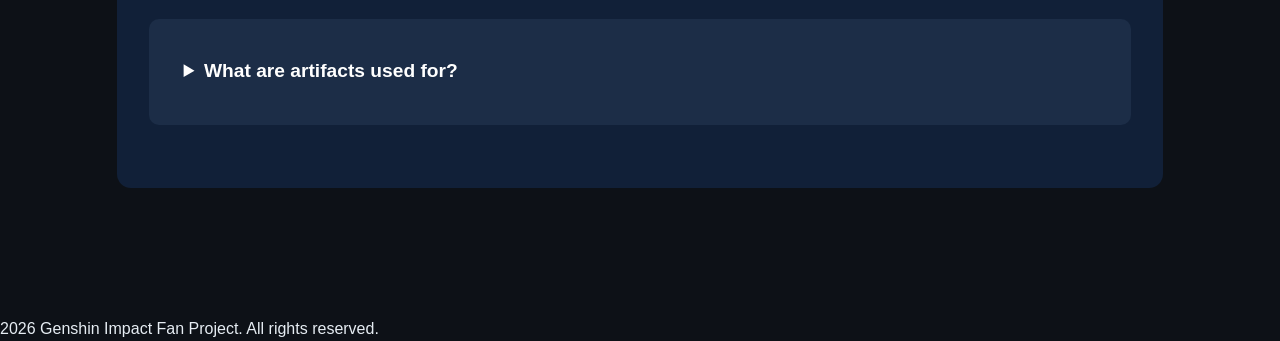
<file: guides.html>
<!DOCTYPE html>
<html lang="en">

<head>
    <meta charset="UTF-8">
    <meta name="viewport" content="width=device-width, initial-scale=1.0">

    <title>Genshin Fan Website | Guides</title>

    <link rel="stylesheet" href="css/style.css">
    <link rel="stylesheet" href="css/responsive.css">
</head>

<body>

<header class="site-header">

    <a href="index.html" class="logo">
        GENSHIN<span>HUB</span>
    </a>

    <nav aria-label="Main navigation">
        <ul class="nav-menu">
            <li>
                <a href="index.html">Home</a>
            </li>

            <li>
                <a href="regions.html">Regions</a>
            </li>

            <li>
                <a href="characters.html">Characters</a>
            </li>

            <li>
                <a href="guides.html" class="active" aria-current="page">
                    Guides
                </a>
            </li>
              <li> <button type="button" class="theme-toggle" aria-label="Switch to light theme">
            Light
            </button> 
            </li>
        </ul>
    </nav>

</header>


<main>

    <section class="guide-hero">

        <img
            src="images/genshinFon.jpg"
            alt="Genshin Impact world"
        >

        <div>
            <h1>Genshin Guides</h1>

            <p>
                Simple tips for exploring Teyvat and building characters.
            </p>
        </div>

    </section>

    <section class="guides">

        <h2>Beginner Guides</h2>

        <div class="guides-grid">

            <article class="guide-card">

                <img
                    src="images/explore.jpg"
                    alt="Exploring Teyvat"
                >

                <h3>Explore</h3>

                <p>
                    Discover regions, waypoints and chests.
                </p>

            </article>


            <article class="guide-card">

                <img
                    src="images/gFon.webp"
                    alt="Genshin Impact quests"
                >

                <h3>Quests</h3>

                <p>
                    Complete quests to explore the story.
                </p>

            </article>


            <article class="guide-card">

                <img
                    src="images/chara.webp"
                    alt="Genshin Impact characters"
                >

                <h3>Characters</h3>

                <p>
                    Upgrade character levels and talents.
                </p>

            </article>


            <article class="guide-card">

                <img
                    src="images/weap.jpg"
                    alt="Genshin Impact weapons"
                >

                <h3>Weapons</h3>

                <p>
                    Choose suitable weapons for your team.
                </p>

            </article>


            <article class="guide-card">

                <img
                    src="images/artif.jpg"
                    alt="Genshin Impact artifacts"
                >

                <h3>Artifacts</h3>

                <p>
                    Use artifacts to improve character stats.
                </p>

            </article>


            <article class="guide-card">

                <img
                    src="images/resin.avif"
                    alt="Original Resin"
                >

                <h3>Resin</h3>

                <p>
                    Use Original Resin to collect rewards.
                </p>

            </article>

        </div>

    </section>
    <section class="guide-build">

        <figure>

            <img
                src="images/charaBuild.webp"
                alt="Genshin Impact character building"
            >

            <figcaption>
                Build your characters step by step.
            </figcaption>

        </figure>


        <article>

            <h2>Character Building</h2>

            <p>
                A basic character build includes a character level,
                weapon, talents and artifacts.
            </p>


            <aside>

                <h3>Basic Order</h3>

                <ol>
                    <li>Level the character</li>
                    <li>Upgrade the weapon</li>
                    <li>Upgrade talents</li>
                    <li>Choose artifacts</li>
                </ol>

            </aside>

        </article>

    </section>

    <section class="guide-elements">

        <figure>

            <img
                src="images/react.jpg"
                alt="Genshin Impact elemental reactions"
            >

            <figcaption>
                Combine different elements during combat.
            </figcaption>

        </figure>


        <article>

            <h2>Elemental Reactions</h2>

            <p>
                <strong>Vaporize:</strong> Hydro + Pyro
            </p>

            <p>
                <strong>Melt:</strong> Cryo + Pyro
            </p>

            <p>
                <strong>Bloom:</strong> Hydro + Dendro
            </p>

        </article>

    </section>
<section class="guide-faq">
    <h2>FAQ</h2>

    <div class="faq-list">

        <details>
            <summary>How do I unlock new regions?</summary>
            <p>Complete Archon Quests and reach the required Adventure Rank.</p>
        </details>

        <details>
            <summary>What will they give me if I fully explore the regions of Genshin?</summary>
            <p>You can find chests, Primogems, achievements, quests and other rewards while exploring.</p>
        </details>

        <details>
            <summary>How do I level up my characters?</summary>
            <p>Use Character EXP materials and Mora to increase your character level.</p>
        </details>

        <details>
            <summary>What are artifacts used for?</summary>
            <p>Artifacts improve character stats and can provide useful set bonuses.</p>
        </details>

    </div>
</section>
</main>


<footer class="site-footer">

    <p>2026 Genshin Impact Fan Project. All rights reserved. </p>

</footer>
    <script src="js/theme.js"></script>
</body>
</html>
</file>
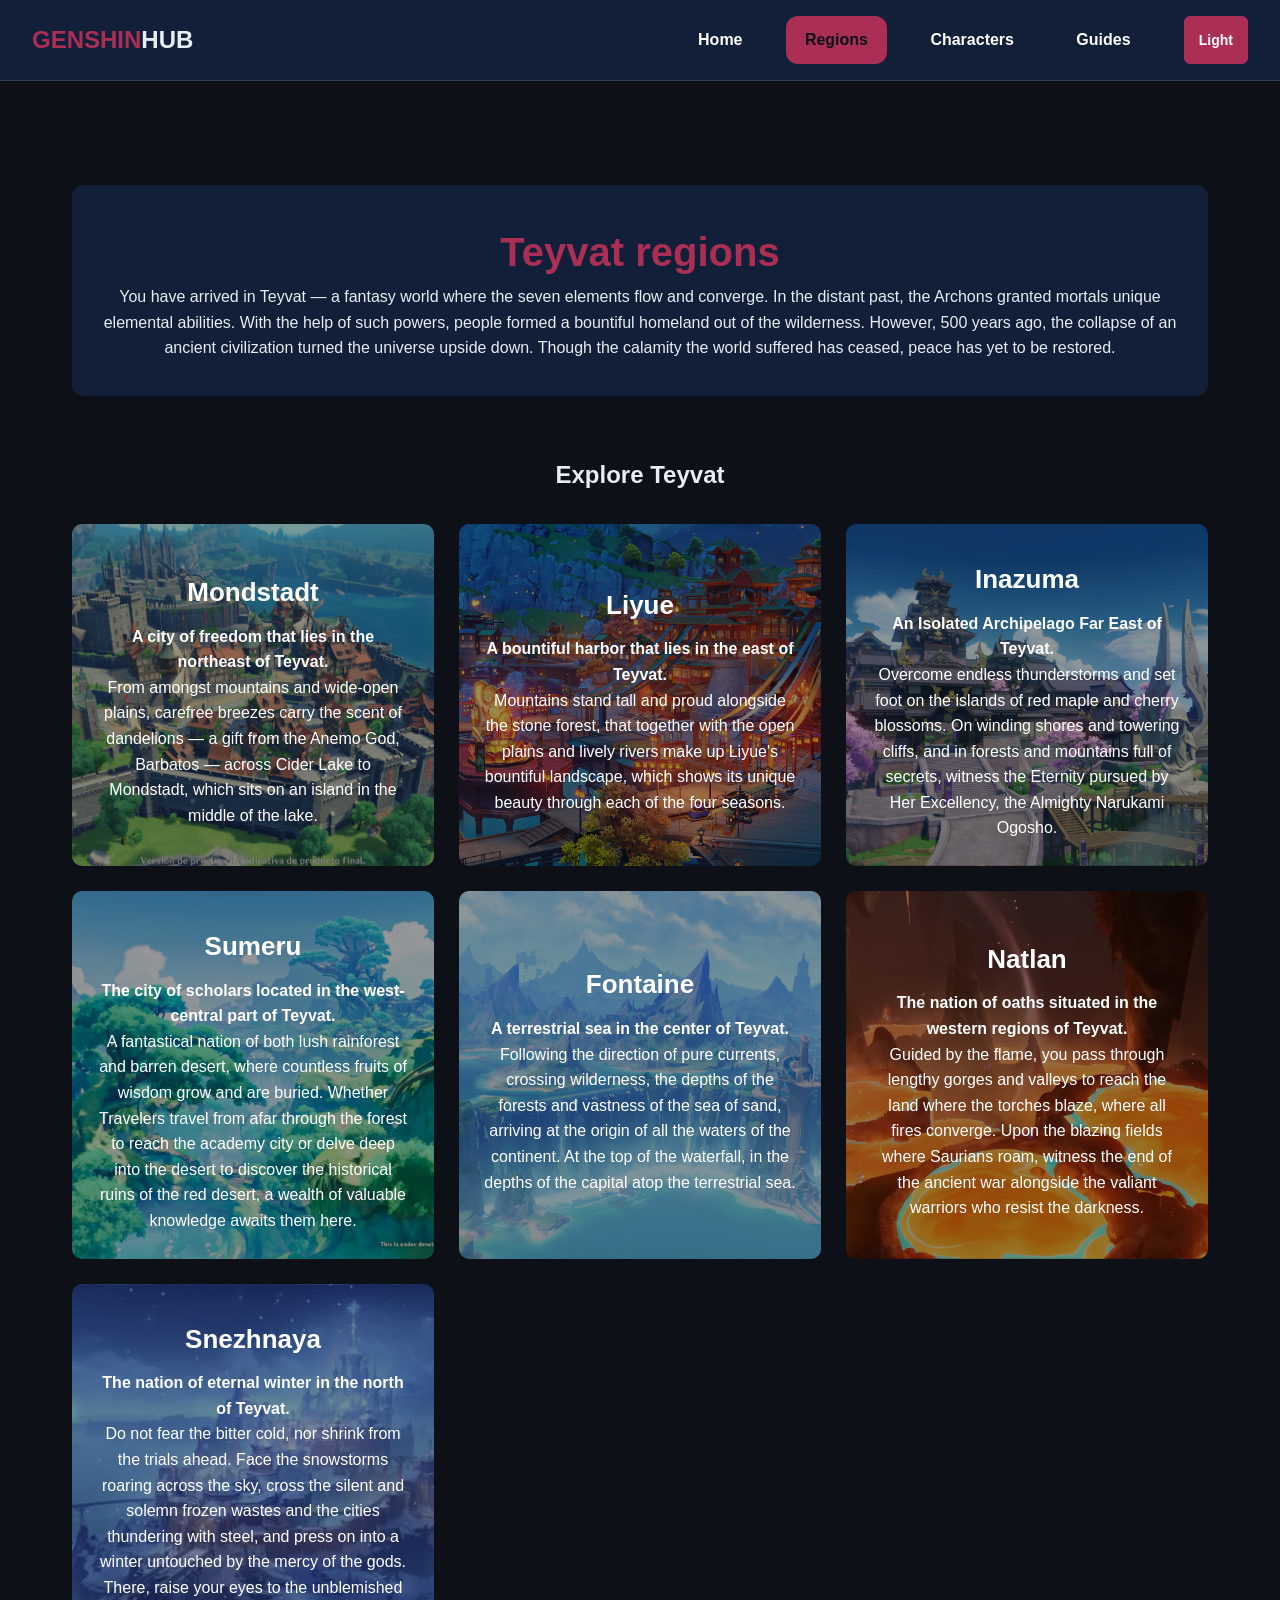
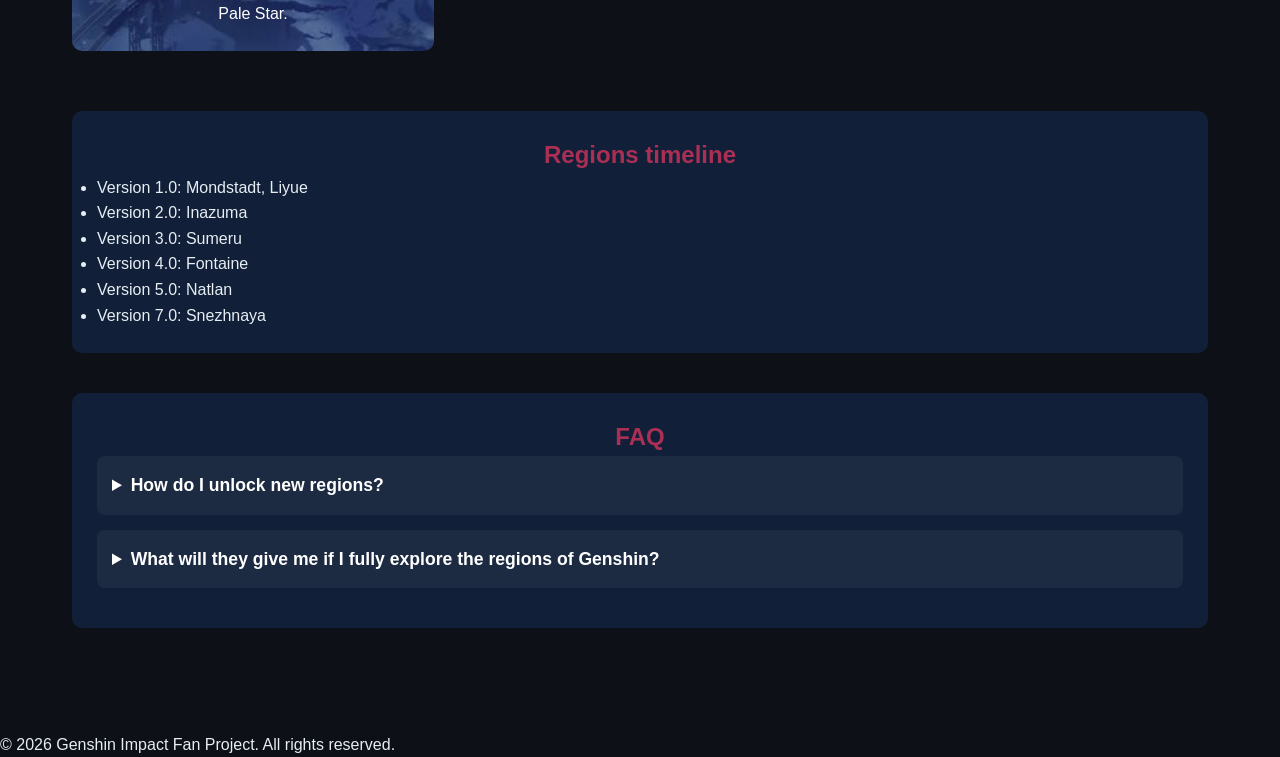
<file: regions.html>
<!DOCTYPE html>
<html lang="en">
<head>
    <meta charset="UTF-8">
    <meta name="viewport" content="width=device-width, initial-scale=1.0">

    <title>Genshin regions</title>

    <link rel="stylesheet" href="css/style.css">
    <link rel="stylesheet" href="css/responsive.css">
</head>

<body>

<header class="main-header">
    <div class="logo">
        <h2>GENSHIN<span>HUB</span></h2>
    </div>
    <nav class="nav-menu" aria-label="Main navigation">
        <a href="index.html">Home</a>
        <a href="regions.html" class="active" aria-current="page">Regions</a>
        <a href="characters.html">Characters</a>
        <a href="guides.html">Guides</a>
        <button type="button" class="theme-toggle" aria-label="Switch to light theme">
          Light
        </button>
    </nav>
</header>

<main id="main-content">
    <section class="regions0 container">
            <h1>Teyvat regions</h1>
            <p>You have arrived in Teyvat — a fantasy world where the seven elements flow and converge. In the distant past, the Archons granted mortals unique elemental abilities. With the help of such powers, people formed a bountiful homeland out of the wilderness. However, 500 years ago, the collapse of an ancient civilization turned the universe upside down. Though the calamity the world suffered has ceased, peace has yet to be restored.</p>
    </section>

    <section class="regions container">
        <h2>Explore Teyvat</h2>

        <div class="region-grid">

                <article class="region-card mondstadt-card">
                    <h3>Mondstadt</h3>
                    <h4>A city of freedom that lies in the northeast of Teyvat.</h4>
                    <p>From amongst mountains and wide-open plains, carefree breezes carry the scent of dandelions — a gift from the Anemo God, Barbatos — across Cider Lake to Mondstadt, which sits on an island in the middle of the lake.</p>
                </article>
                <article class="region-card liyue-card">
                    <h3>Liyue</h3>
                    <h4>A bountiful harbor that lies in the east of Teyvat.</h4>
                    <p>Mountains stand tall and proud alongside the stone forest, that together with the open plains and lively rivers make up Liyue's bountiful landscape, which shows its unique beauty through each of the four seasons.</p>
                </article>
                <article class="region-card inazuma-card">
                    <h3>Inazuma</h3>
                    <h4>An Isolated Archipelago Far East of Teyvat.</h4>
                    <p>Overcome endless thunderstorms and set foot on the islands of red maple and cherry blossoms. On winding shores and towering cliffs, and in forests and mountains full of secrets, witness the Eternity pursued by Her Excellency, the Almighty Narukami Ogosho.</p>
                </article>
                <article class="region-card sumeru-card">
                    <h3>Sumeru</h3>
                    <h4>The city of scholars located in the west-central part of Teyvat.</h4>
                    <p>A fantastical nation of both lush rainforest and barren desert, where countless fruits of wisdom grow and are buried. Whether Travelers travel from afar through the forest to reach the academy city or delve deep into the desert to discover the historical ruins of the red desert, a wealth of valuable knowledge awaits them here.</p>
                </article>
                <article class="region-card fontaine-card">
                    <h3>Fontaine</h3>
                    <h4>A terrestrial sea in the center of Teyvat.</h4>
                    <p>Following the direction of pure currents, crossing wilderness, the depths of the forests and vastness of the sea of sand, arriving at the origin of all the waters of the continent. At the top of the waterfall, in the depths of the capital atop the terrestrial sea.</p>
                </article>
                <article class="region-card natlan-card">
                    <h3>Natlan</h3>
                    <h4>The nation of oaths situated in the western regions of Teyvat.</h4>
                    <p>Guided by the flame, you pass through lengthy gorges and valleys to reach the land where the torches blaze, where all fires converge. Upon the blazing fields where Saurians roam, witness the end of the ancient war alongside the valiant warriors who resist the darkness.</p>
                </article>
                <article class="region-card snezhnaya-card">
                    <h3>Snezhnaya</h3>
                    <h4>The nation of eternal winter in the north of Teyvat.</h4>
                    <p>Do not fear the bitter cold, nor shrink from the trials ahead. Face the snowstorms roaring across the sky, cross the silent and solemn frozen wastes and the cities thundering with steel, and press on into a winter untouched by the mercy of the gods. There, raise your eyes to the unblemished Pale Star.</p>
                </article>
        </div>
    </section>

    <section class="timeline container">
        <h2>Regions timeline</h2>
        <ul class="timeline-list">
            <li>Version 1.0: Mondstadt, Liyue</li>
            <li>Version 2.0: Inazuma</li>
            <li>Version 3.0: Sumeru</li>
            <li>Version 4.0: Fontaine</li>
            <li>Version 5.0: Natlan</li>
            <li>Version 7.0: Snezhnaya</li>
        </ul>
    </section>

    <section class="faq container" id="faq">
        <h2>FAQ</h2>
        <details>
            <summary>How do I unlock new regions?</summary>
            <p>Regions unlock as you progress through the main Archon Quests</p>
        </details>
        <details>
            <summary>What will they give me if I fully explore the regions of Genshin?</summary>
            <p>For a complete exploration of the regions in Genshin Impact, you will receive many valuable rewards, including source stones, useful resources and achievements.</p>
        </details>
    </section>
</main>

<footer class="site-footer">
    <p>&copy; 2026 Genshin Impact Fan Project. All rights reserved.</p>
  </footer>

  <script src="https://cdn.jsdelivr.net/npm/bootstrap@5.3.3/dist/js/bootstrap.bundle.min.js"></script>
    <script src="js/theme.js"></script>
</body>
</html>
</file>
<file: css/style.css>
* {
  margin: 0;
  padding: 0;
  box-sizing: border-box;
}

body {
  font-family: 'Segoe UI', sans-serif;
  background-color: #0d1117;
  color: #e6edf3;
  line-height: 1.6;
}

a {
  text-decoration: none;
  color: #ab2f54;
}

a:hover,
a:focus {
  color: #133a67;
  outline: 2px solid #02234a;
  outline-offset: 2px;
}

/* HEADER */
.main-header {
  display: flex;
  justify-content: space-between;
  align-items: center;
  flex-wrap: wrap;
  gap: 1rem;
  padding: 1rem 2rem;
  background-color: #112038;
  border-bottom: 1px solid #2c4057;
  flex-direction: column;
  text-align: center;
}

.logo h2 {
  font-size: 1.5rem;
  font-weight: bold;
  color: #ab2f54;
}

.logo h2 span {
  color: #e6edf3;
}

.nav-menu {
  display: flex;
  gap: 1rem;
  flex-wrap: wrap;
  justify-content: center;
}

.nav-menu a {
  padding: 0.5rem 1rem;
  border-radius: 12px;
  font-weight: bold;
  color: #e6edf3;
  transition: background 0.3s ease, color 0.3s ease;
}

.nav-menu a:hover,
.nav-menu a:focus,
.nav-menu a.active {
  background: #ab2f54;
  color: #0d1117;
}

/* MAIN CONTENT */
main {
  padding: 4rem 2rem;
  max-width: 1200px;
  margin: 0 auto;
}

/* FILTERS */
.filter-section {
  text-align: center;
  margin-bottom: 2rem;
}

.filter-section h1 {
  font-size: 2rem;
  margin-bottom: 1rem;
  color: #ab2f54;
}

.filter-section p {
  color: #e6edf3;
  margin-bottom: 2rem;
  font-size: 1.2rem;
}

.filter-bar {
  display: flex;
  justify-content: center;
  gap: 1rem;
  flex-wrap: wrap;
}

.filter-btn {
  padding: 0.75rem 1.5rem;
  background-color: #112038;
  border: 1px solid #2c4057;
  color: #e6edf3;
  border-radius: 12px;
  cursor: pointer;
  font-weight: bold;
  transition: all 0.25s ease;
}

.filter-btn:hover,
.filter-btn:focus,
.filter-btn.active {
  background-color: #ab2f54;
  color: #0d1117;
  border-color: #ab2f54;
}

input[name="element-filter"] {
    display: none;
}

#pyro:checked ~ .character-display .char-card:not([data-element="pyro"]),
#hydro:checked ~ .character-display .char-card:not([data-element="hydro"]),
#anemo:checked ~ .character-display .char-card:not([data-element="anemo"]),
#electro:checked ~ .character-display .char-card:not([data-element="electro"]),
#cryo:checked ~ .character-display .char-card:not([data-element="cryo"]),
#geo:checked ~ .character-display .char-card:not([data-element="geo"]),
#dendro:checked ~ .character-display .char-card:not([data-element="dendro"]) {
    display: none !important;
}

#all:checked ~ .filter-section label[for="all"],
#pyro:checked ~ .filter-section label[for="pyro"],
#hydro:checked ~ .filter-section label[for="hydro"],
#anemo:checked ~ .filter-section label[for="anemo"],
#electro:checked ~ .filter-section label[for="electro"],
#cryo:checked ~ .filter-section label[for="cryo"],
#geo:checked ~ .filter-section label[for="geo"],
#dendro:checked ~ .filter-section label[for="dendro"] {
    background-color: #ab2f54;
    color: #0d1117;
    border-color: #ab2f54;
}


.character-grid {
  display: grid;
  grid-template-columns: 1fr;
  gap: 1.5rem;
}

.char-card {
  background-color: #112038;
  border-radius: 12px;
  overflow: hidden;
  border: 1px solid #2c4057;
  transition: transform 0.3s ease, box-shadow 0.3s ease;
}

.char-card:hover {
  transform: translateY(-6px);
  box-shadow: 0 10px 20px rgba(0, 0, 0, 0.5);
}

.char-card img {
  width: 100%;
  height: 200px;
  object-fit: contain;
  object-position: center;
}

.char-info {
  padding: 1.5rem;
  position: relative;
}

.char-info h3 {
  margin: 0.5rem 0;
  font-size: 1.4rem;
  color: #ab2f54;
}

.char-info p {
  font-size: 0.95rem;
  color: #e6edf3;
}

.char-info small {
  display: block;
  margin-top: 0.5rem;
  color: #a0a8b6;
}

/* BADGES */
.badge {
  padding: 0.25rem 0.5rem;
  border-radius: 6px;
  font-size: 0.75rem;
  font-weight: bold;
  text-transform: uppercase;
}

.badge.pyro {
  background-color: #dc462f;
  color: #fff;
}
.badge.hydro {
  background-color: #5c95d6;
  color: #fff;
}
.badge.anemo {
  background-color: #2ab184;
  color: #fff;
}
.badge.geo {
  background-color: #ecac34;
  color: #fff;
}
.badge.cryo {
  background-color: #70d7f9;
  color: #101820;
}
.badge.dendro {
  background-color: #7fc935;
  color: #fff;
}
.badge.electro {
  background-color: #9c4ce2;
  color: #fff;
}

/* ELEMENTAL RESONANCE */
.elemental-resonance {
  margin-top: 4rem;
  padding-top: 2rem;
  border-top: 1px solid #2c4057;
}

.elemental-resonance h2 {
  font-size: 2rem;
  text-align: center;
  margin-bottom: 2rem;
  color: #ab2f54;
}

.synergy-container {
  display: flex;
  gap: 1rem;
  flex-wrap: wrap;
  flex-direction: column;
}

.synergy-box {
  flex: 1 1 250px;
  background-color: #112038;
  padding: 1.5rem;
  border-radius: 12px;
  border: 1px solid #2c4057;
  border-left: 4px solid #ab2f54;
}

.synergy-box h4 {
  margin-bottom: 0.5rem;
  color: #ab2f54;
}


.main-footer {
  text-align: center;
  padding: 2rem;
  background-color: #112038;
  border-top: 1px solid #2c4057;
  color: #e6edf3;
  font-size: 0.9rem;
}

/* FAQ */
.faq-section {
  margin-top: 3rem;
  background-color: #112038;
  padding: 2rem;
  border-radius: 12px;
  border: 1px solid #2c4057;
}

.faq-section h2 {
  color: #ab2f54;
  margin-bottom: 1.5rem;
  text-align: center;
}

.faq-item {
  background-color: #1c2d47;
  border: 1px solid #2c4057;
  border-radius: 8px;
  padding: 1rem;
  margin-bottom: 1rem;
  cursor: pointer;
}

.faq-item summary {
  font-weight: bold;
  color: #e6edf3;
}

.faq-item summary:hover {
  color: #ab2f54;
}

.faq-item p {
  margin-top: 0.75rem;
  color: #e6edf3;
}

/*Regions*/
.regions0 {
    margin-block: 40px;
    padding: 35px 20px;
    text-align: center;
    background-color: #112038;
    border-radius: 12px;
}

.regions0 h1 {
    font-size: clamp(2rem, 5vw, 2.5rem);
    margin-top: 0;
    color: #ab2f54
}

.regions0 p {
    line-height: 1.6;
}

/*Regions cards*/
.regions {
    padding-block: 20px;
}

.regions h2 {
    text-align: center;
    margin-bottom: 30px;
}


.region-grid {
    display: grid;
    grid-template-columns: repeat(3, minmax(0, 1fr));
    gap: 25px;
}

.region-card {
    min-height: 320px;
    padding: 25px;
    border-radius: 10px;
    background-size: cover;
    background-position: center;

    background-color: rgba(0, 0, 0, 0.4); 
    background-blend-mode: overlay; 
    color: #ffffff; 

    display: flex;
    flex-direction: column;
    justify-content: center;
    text-align: center;
}

.mondstadt-card {
    background-image: url("../images/mondstadt.png");
}

.liyue-card {
    background-image: url("../images/liyue.jpg");
}

.inazuma-card {
    background-image: url("../images/inazuma.jpg");
}

.sumeru-card {
    background-image: url("../images/sumeru.jpg");
}

.fontaine-card {
    background-image: url("../images/fontaine.jpg");
}

.natlan-card {
    background-image: url("../images/natlan.jpg");
}

.snezhnaya-card {
    background-image: url("../images/snezhnaya.jpg");
}

.region-grid h3, 
.region-grid h4, 
.region-grid p { 
    position: relative; 
    z-index: 1; 
} 
.region-grid h3 { 
    font-size: 26px; 
    margin-block: 10px;
}

/*Regions timeline&faq*/
.timeline,
.faq {
    margin-block: 40px;
    padding: 25px;
    background-color: #112038;
    border-radius: 10px;
}

.timeline h2,
.faq h2 {
    text-align: center;
    color: #ab2f54;
}

details {
    background-color: rgba(255, 255, 255, 0.05);
    padding: 15px;
    margin-bottom: 15px;
    border-radius: 8px;
    cursor: pointer;
}
summary {
    font-weight: bold;
    font-size: 1.1rem;
    color: #ffffff;
}
details p {
    margin-top: 10px;
    line-height: 1.5;
}
/* GUIDES*/

.site-header {
    display: flex;
    justify-content: space-between;
    align-items: center;
    padding: 1rem 2rem;
    background: #112038;
    border-bottom: 1px solid #2c4057;
}

.logo {
    font-size: 1.5rem;
    font-weight: bold;
    color: #ab2f54;
}

.logo span {
    color: white;
}

.nav-menu {
    display: flex;
    gap: 1.5rem;
    list-style: none;
    margin: 0;
    padding: 0;
}

.nav-menu a {
    display: block;
    padding: 0.7rem 1.2rem;
    border-radius: 12px;
    color: white;
    font-weight: bold;
}

.nav-menu a:hover,
.nav-menu a.active {
    background: #ab2f54;
    color: #0d1117;
}

.nav-menu a:focus-visible,
a:focus-visible,
button:focus-visible {
    outline: 3px solid white;
    outline-offset: 3px;
}


.guide-hero {
    position: relative;
    min-height: 300px;
    text-align: center;
}

.guide-hero > img {
    display: block;
    width: 100%;
    min-height: 300px;
    height: 100%;
    object-fit: cover;
    filter: brightness(0.4);
}

.guide-hero > div {
    position: absolute;
    inset: 0;

    display: flex;
    flex-direction: column;
    justify-content: center;
    align-items: center;

    padding: 1rem;
}

.guide-hero h1 {
    font-size: 2rem;
    color: white;
}

.guide-hero p {
    color: white;
    max-width: 600px;
}

.guides,
.guide-build,
.guide-elements,
.guide-faq {
    width: 92%;
    max-width: 1200px;
    margin-inline: auto;
    padding-block: 4rem;
}

.guides-grid {
    display: grid;
    grid-template-columns: 1fr;
    gap: 2rem;
}

.guide-card {
    background: #112038;
    padding: 1rem;
    border: 1px solid #2c4057;
    border-radius: 12px;
}

.guide-card img {
    display: block;
    width: 100%;
    aspect-ratio: 4 / 3;
    height: auto;
    object-fit: cover;
    border-radius: 8px;
}

.guide-card h3 {
    margin-top: 1rem;
}

.guide-card:hover {
    border-color: #ab2f54;
}

.guide-build,
.guide-elements {
    display: flex;
    flex-direction: column;
    gap: 2rem;
    align-items: center;
}

.guide-build > *,
.guide-elements > * {
    flex: 1;
    min-width: 0;
}

.guide-build img,
.guide-elements img {
    display: block;
    width: 100%;
    max-width: 100%;
    height: auto;
    max-height: 350px;
    object-fit: cover;
    border-radius: 12px;
}

.guide-build article,
.guide-elements article {
    width: 100%;
    background: #112038;
    padding: 1.5rem;
    border-radius: 12px;
}

.guide-faq {
    width: 92%;
    max-width: 1200px;
    margin: 0 auto 4rem;
    padding: 2.5rem 2rem 3rem;
    background: #112038;
    border-radius: 14px;
}

.guide-faq h2 {
    text-align: center;
    color: #ab2f54;
    font-size: 2rem;
    margin-bottom: 1.5rem;
}

.faq-list {
    display: flex;
    flex-direction: column;
    gap: 1.3rem;
}

.faq-list details {
    background: #1c2d47;
    border-radius: 10px;
    overflow: hidden;
}

.faq-list summary {
    padding: 1.4rem 1.2rem;
    color: white;
    font-size: 1.2rem;
    font-weight: bold;
    cursor: pointer;
    list-style-position: inside;
}

.faq-list summary:hover {
    background: #243752;
}

.faq-list details p {
    margin: 0;
    padding: 0 1.2rem 1.4rem;
    color: #e6edf3;
    line-height: 1.6;
}
.faq-list summary:focus-visible {
    outline: 2px solid #ab2f54;
    outline-offset: 3px;
}
/*home*/
.hero {
  position: relative;
  max-height: 600px;
  overflow: hidden;
}
.hero-img {
  width: 100%;
  height: 600px;
  object-fit: cover;
  filter: brightness(0.4);
}
.hero-content {
  position: absolute;
  inset: 0;
  display: flex;
  flex-direction: column;
  justify-content: center;
  align-items: center;
  text-align: center;
  padding: 2rem;
}
.hero-content h1 {
  font-size: 3rem;
  color: #fff;
  margin-bottom: 1rem;
  max-width: 800px;
}
.hero-content p {
  font-size: 1.2rem;
  max-width: 600px;
  margin-bottom: 2rem;
  color: #e6edf3;
}
/* hero buttons */
.hero-buttons {
  display: flex;
  gap: 1rem;
  flex-wrap: wrap;
  justify-content: center;
}
.btn {
  display: inline-block;
  padding: 0.75rem 1.5rem;
  border-radius: 12px;
  font-weight: bold;
  background: #ab2f54;
  color: #fff;
  text-decoration: none;
  transition: background 0.3s ease;
}
.btn:hover,
.btn:focus {
  background: #4a9eff;
  color: #fff;
}
/* intro */
.intro {
  display: flex;
  gap: 2rem;
  padding: 4rem 2rem;
  max-width: 1200px;
  margin: 0 auto;
  flex-wrap: wrap;
}
.intro article {
  flex: 2 1 400px;
}
.intro article h2 {
  color: #ab2f54;
  margin-bottom: 1rem;
}
.intro aside {
  flex: 1 1 250px;
  background-color: #112038;
  padding: 1.5rem;
  border-radius: 12px;
  border-left: 4px solid #ab2f54;
}
.intro aside h3 {
  color: #ab2f54;
  margin-bottom: 0.5rem;
}
.intro ul {
  list-style: none;
  margin-top: 0.5rem;
}
.intro li {
  padding: 0.5rem 0;
}
/* features */
.features {
  padding: 4rem 2rem;
  max-width: 1200px;
  margin: 0 auto;
}
.features h2 {
  text-align: center;
  margin-bottom: 2rem;
  color: #ab2f54;
  font-size: 2rem;
}
.features-grid {
  display: grid;
  grid-template-columns: repeat(auto-fit, minmax(250px, 1fr));
  gap: 2rem;
}
.feature-card {
  background-color: #112038;
  padding: 1.5rem;
  border-radius: 12px;
  border: 1px solid #2c4057;
}
.feature-card h3 {
  color: #ab2f54;
  margin-bottom: 0.5rem;
}
.feature-card p {
  color: #e6edf3;
}
/* home regions grid */
.home-regions {
  padding: 4rem 2rem;
  max-width: 1200px;
  margin: 0 auto;
}
.home-regions h2 {
  text-align: center;
  margin-bottom: 2rem;
  color: #ab2f54;
  font-size: 2rem;
}
.home-regions-grid {
  display: grid;
  grid-template-columns: repeat(auto-fit, minmax(280px, 1fr));
  gap: 2rem;
}
.home-region-card {
  background-color: #112038;
  border-radius: 12px;
  overflow: hidden;
  border: 1px solid #2c4057;
}
.home-region-card img {
  width: 100%;
  height: 200px;
  object-fit: cover;
}
.home-region-card figcaption {
  padding: 1rem;
}
.home-region-card h3 {
  color: #ab2f54;
  margin-bottom: 0.5rem;
}
.home-region-card p {
  color: #e6edf3;
}

.home-faq h2 { text-align: center; color: #ab2f54; margin-top: 0; }
.home-faq details {
  background: #112038;
  border: 1px solid #2c4057;
  border-radius: 10px;
  padding: 0.75rem 1rem;
  margin-bottom: 0.75rem;
}
.home-faq summary {
  cursor: pointer;
  font-weight: 600;
  color: #e6edf3;
}
.home-faq details[open] summary { color: #ab2f54; }
/* support */
.support-section {
    width: 92%;
    max-width: 1200px;
    margin: 0 auto 4rem;
    padding: 3rem 2rem;
    background: #112038;
    border-radius: 14px;
}

.support-content {
    display: flex;
    gap: 3rem;
    align-items: center;
}

.support-text,
.support-form {
    flex: 1;
    min-width: 0;
}

.support-text h2 {
    color: #ab2f54;
    font-size: 2rem;
    margin-bottom: 1rem;
}

.support-text p {
    margin-bottom: 1rem;
    line-height: 1.6;
}

.support-form {
    display: flex;
    flex-direction: column;
    gap: 1.2rem;
}

.form-group {
    display: flex;
    flex-direction: column;
    gap: 0.5rem;
}

.form-group label {
    color: white;
    font-weight: bold;
}

.form-group input,
.form-group textarea {
    width: 100%;
    padding: 0.9rem;
    border: 1px solid #2c4057;
    border-radius: 8px;
    background: #1c2d47;
    color: white;
    font-family: inherit;
    font-size: 1rem;
}

.form-group input::placeholder,
.form-group textarea::placeholder {
    color: #aeb8c5;
}

.form-group textarea {
    resize: vertical;
}

.form-group input:focus,
.form-group textarea:focus {
    outline: 2px solid #ab2f54;
    outline-offset: 2px;
}

.support-form button {
    align-self: flex-start;
    padding: 0.9rem 1.8rem;
    border: none;
    border-radius: 8px;
    background: #ab2f54;
    color: white;
    font-weight: bold;
    font-size: 1rem;
    cursor: pointer;
}

.support-form button:hover {
    background: #c13a61;
}

/* Assyltas */
.form-hint {
    color: #aeb8c5;
    font-size: 0.85rem;
    line-height: 1.3;
}

/* Registration Form */

.registration-section {
    max-width: 800px;
    margin: 40px auto;
    padding: 30px;
    background-color: #112038;
    border: 1px solid #2c4057;
    border-radius: 12px;
}

.registration-section h1 {
    color: #ab2f54;
    text-align: center;
    margin-bottom: 15px;
}

.registration-section p {
    color: #e6edf3;
}

.registration-section label,
.registration-section legend {
    color: #e6edf3;
}

.registration-section legend {
    color: #ab2f54;
}

.registration-section .form-control,
.registration-section .form-select {
    background-color: #1c2d47;
    color: #e6edf3;
    border: 1px solid #2c4057;
}

.registration-section .form-control:focus,
.registration-section .form-select:focus {
    background-color: #1c2d47;
    color: #e6edf3;
    border-color: #ab2f54;
    box-shadow: 0 0 0 0.2rem rgba(171, 47, 84, 0.25);
}

.registration-section .form-control::placeholder {
    color: #aab6c5;
}

.registration-section .form-select option {
    background-color: #112038;
    color: #e6edf3;
}

.registration-section fieldset {
    padding: 15px;
    border: 1px solid #2c4057;
    border-radius: 8px;
}

.registration-section .form-check-input {
    background-color: #1c2d47;
    border-color: #2c4057;
}

.registration-section .form-check-input:checked {
    background-color: #ab2f54;
    border-color: #ab2f54;
}

.registration-section .btn-primary {
    background-color: #ab2f54;
    border-color: #ab2f54;
}

.registration-section .btn-primary:hover {
    background-color: #c13a61;
    border-color: #c13a61;
}

.registration-section .btn-secondary {
    background-color: #2c4057;
    border-color: #2c4057;
}

.registration-section .invalid-feedback {
    color: #ff8fa8;
}

.registration-section .success-message {
    padding: 15px;
    margin-top: 15px;
    color: #e6edf3;
    background-color: #1c2d47;
    border: 1px solid #ab2f54;
    border-radius: 8px;
}

.registration-section .success-message[hidden] {
    display: none;
}
/* Fix registration form styles */

body {
    font-family: 'Segoe UI', sans-serif;
    background-color: #0d1117;
    color: #e6edf3;
}

.registration-section {
    background-color: #112038;
    color: #e6edf3;
    font-family: 'Segoe UI', sans-serif;
}

.registration-section h1 {
    color: #ab2f54;
    font-weight: bold;
}

.registration-section p,
.registration-section label {
    color: #e6edf3;
}

.registration-section .form-control,
.registration-section .form-select {
    background-color: #1c2d47;
    color: #e6edf3;
    border: 1px solid #2c4057;
    border-radius: 8px;
}

.registration-section .form-control::placeholder {
    color: #aab6c5;
}

.registration-section .btn-primary {
    background-color: #ab2f54;
    border-color: #ab2f54;
    color: white;
    font-weight: bold;
}

.registration-section .btn-secondary {
    background-color: #2c4057;
    border-color: #2c4057;
    color: #e6edf3;
}

.registration-section .form-check-input:checked {
    background-color: #ab2f54;
    border-color: #ab2f54;
}

/* Assyltas */
.js-faq-item {
  background: #112038;
  border: 1px solid #2c4057;
  border-radius: 10px;
  margin-bottom: 0.75rem;
  overflow: hidden;
}

.js-faq-question {
  display: flex;
  align-items: center;
  justify-content: space-between;
  gap: 1rem;
  width: 100%;
  padding: 1rem 1.25rem;
  background: transparent;
  border: none;
  color: #e6edf3;
  font: inherit;
  font-weight: 600;
  text-align: left;
  cursor: pointer;
  transition: background 0.2s ease, color 0.2s ease;
}

.js-faq-question::after {
  content: "+";
  font-size: 1.4rem;
  line-height: 1;
  color: #ab2f54;
  flex: 0 0 auto;
}

.js-faq-question[aria-expanded="true"] {
  background: #1c2d47;
  color: #ab2f54;
}

.js-faq-question[aria-expanded="true"]::after {
  content: "−";
}

.js-faq-question:hover,
.js-faq-question:focus-visible {
  background: #1c2d47;
}

.js-faq-question:focus-visible {
  outline: 3px solid #ab2f54;
  outline-offset: -3px;
}

.js-faq-answer {
  padding: 0 1.25rem 1rem;
  color: #e6edf3;
  border-top: 1px solid #2c4057;
  padding-top: 1rem;
}

.js-faq-answer p {
  margin: 0;
  line-height: 1.6;
}

.js-faq-answer[hidden] {
  display: none;
}

/* Assyltas — Task 3 filter styles */
.char-filter-section {
  margin-block: 2rem;
  padding: 2rem;
  background: #112038;
  border: 1px solid #2c4057;
  border-radius: 12px;
}
.char-filter-section h2 {
  color: #ab2f54;
  text-align: center;
  margin-bottom: 1.5rem;
}
.char-filter-controls {
  display: flex;
  flex-wrap: wrap;
  gap: 1.5rem;
  align-items: flex-end;
}
.char-filter-controls .form-group { flex: 1 1 240px; }
.char-filter-count {
  margin-top: 1rem;
  color: #aeb8c5;
  font-size: 0.95rem;
}
.char-no-results {
  margin-top: 0.5rem;
  padding: 1rem;
  background: #1c2d47;
  border: 1px dashed #ab2f54;
  border-radius: 8px;
  color: #ff8fa8;
  text-align: center;
  font-weight: 600;
}
.char-no-results[hidden] { display: none; }
.char-card.is-hidden { display: none !important; }

/* Assyltas — Task 4 favourites styles */
.favourites-section {
  margin-block: 3rem;
  padding: 2rem;
  background: #112038;
  border: 1px solid #2c4057;
  border-radius: 12px;
}
.favourites-section h2 {
  color: #ab2f54;
  text-align: center;
  margin-bottom: 1.5rem;
}
.fav-form {
  display: flex;
  flex-wrap: wrap;
  gap: 1rem;
  align-items: flex-end;
  margin-bottom: 1rem;
}
.fav-form .form-group { flex: 1 1 260px; }
.fav-error {
  color: #ff8fa8;
  font-size: 0.9rem;
  margin-top: 0.35rem;
}
.fav-error[hidden] { display: none; }
.fav-count {
  color: #aeb8c5;
  font-size: 0.95rem;
  margin-bottom: 1rem;
}
.fav-list {
  list-style: none;
  margin: 0;
  padding: 0;
  display: flex;
  flex-direction: column;
  gap: 0.75rem;
}
.fav-item {
  display: flex;
  justify-content: space-between;
  align-items: center;
  gap: 1rem;
  padding: 0.85rem 1rem;
  background: #1c2d47;
  border: 1px solid #2c4057;
  border-radius: 8px;
}
.fav-item span {
  color: #e6edf3;
  word-break: break-word;
}
.fav-remove {
  padding: 0.4rem 0.9rem;
  background: #ab2f54;
  border: none;
  border-radius: 6px;
  color: #fff;
  font-weight: bold;
  cursor: pointer;
}
.fav-remove:hover,
.fav-remove:focus-visible {
  background: #c13a61;
  outline: 2px solid #fff;
  outline-offset: 2px;
}
.fav-empty {
  color: #aeb8c5;
  font-style: italic;
  text-align: center;
  padding: 1rem;
}
.fav-empty[hidden] { display: none; }

/* favorite characters section */
#favorites-section {
    background-color: #112038;
    border: 1px solid #2c4057;
    border-radius: 12px;
    padding: 2.5rem;
    margin-top: 3rem;
    box-shadow: 0 4px 12px rgba(0, 0, 0, 0.3);
}

#favorites-section h2 {
    font-size: 2rem;
    text-align: center;
    margin-bottom: 0.5rem;
    color: #ab2f54;
}

#favorites-section > p {
    text-align: center;
    color: #e6edf3;
    margin-bottom: 2rem;
    font-size: 1.1rem;
}

.favorite-form-box {
    margin-bottom: 1.5rem;
}

#favorite-select {
    flex: 1;
    min-width: 250px;
    padding: 0.75rem 1rem;
    background-color: #0d1117;
    border: 1px solid #2c4057;
    color: #e6edf3;
    border-radius: 12px;
    font-size: 1rem;
    outline: none;
    transition: border-color 0.25s ease, box-shadow 0.25s ease;
    cursor: pointer;
}

#favorite-select:focus {
    border-color: #ab2f54;
    box-shadow: 0 0 0 3px rgba(171, 47, 84, 0.2);
}

#favorite-select option {
    background-color: #112038;
    color: #e6edf3;
}

.favorite-add-btn {
    padding: 0.75rem 1.5rem;
    background-color: #ab2f54;
    border: 1px solid #ab2f54;
    color: #0d1117;
    border-radius: 12px;
    cursor: pointer;
    font-weight: bold;
    transition: all 0.25s ease;
}

.favorite-add-btn:hover {
    background-color: #922647;
    border-color: #922647;
    color: #e6edf3;
    transform: translateY(-2px);
}

.favorites-count-text {
    text-align: center;
    color: #a0a8b6;
    font-size: 0.95rem;
    margin-bottom: 1.5rem;
}

.favorite-items-list {
    list-style: none;
    padding: 0;
    display: flex;
    flex-direction: column;
    gap: 0.75rem;
}

/* added elements */
.favorite-items-list li {
    background-color: #0d1117;
    border: 1px solid #2c4057;
    border-radius: 8px;
    padding: 1rem 1.25rem;
    color: #e6edf3;
    display: flex;
    justify-content: space-between;
    align-items: center;
    font-weight: 500;
    transition: border-color 0.2s ease;
}

.favorite-items-list li:hover {
    border-color: #ab2f54;
}

/* delete button */

.favorite-items-list li button {
    background-color: transparent;
    border: 1px solid #ab2f54;
    color: #ab2f54;
    padding: 0.4rem 0.8rem;
    border-radius: 6px;
    font-size: 0.85rem;
    font-weight: bold;
    cursor: pointer;
    transition: all 0.2s ease;
}

.favorite-items-list li button:hover {
    background-color: #ab2f54;
    color: #0d1117;
}

/*task3*/

.search-box {
    margin: 25px auto;
    text-align: center;
}

.search-box label {
    display: block;
    margin-bottom: 10px;
    color: white;
}

.search-box input {
    padding: 12px;
    width: 300px;
    max-width: 90%;
    border: 1px solid #ab2f54;
    border-radius: 8px;
    background-color: #112038;
    color: white;
}

.search-box input:focus {
    outline: none;
    border-color: #ff6b9a;
}

#resultCount {
    margin-top: 15px;
    color: white;
}

#noResults {
    text-align: center;
    color: white;
    font-size: 20px;
    margin: 30px;
}

/* zhaniya  */

/* PART 1: DOM Manipulation and Events */

.js-demo-section {
    max-width: 1200px;
    margin: 0 auto;
    padding: 3rem 2rem;
}

.js-demo-section > h2 {
    color: #ab2f54;
    text-align: center;
    margin-bottom: 1rem;
}

.js-demo-section > p {
    text-align: center;
    margin-bottom: 2rem;
}

.js-demo-card {
    background-color: #112038;
    border: 1px solid #2c4057;
    border-radius: 12px;
    padding: 1.5rem;
    margin-bottom: 1.5rem;
}

.js-demo-card h3 {
    color: #ab2f54;
    margin-bottom: 1rem;
}

.js-demo-card label {
    display: block;
    margin-bottom: 0.5rem;
    font-weight: bold;
}

.js-demo-card input {
    display: block;
    width: 100%;
    max-width: 400px;
    padding: 0.8rem;
    margin-bottom: 1rem;
    background-color: #1c2d47;
    color: #e6edf3;
    border: 1px solid #2c4057;
    border-radius: 8px;
    font: inherit;
}

.js-demo-card button {
    padding: 0.8rem 1.2rem;
    margin: 0.25rem 0 1rem;
    background-color: #ab2f54;
    color: #ffffff;
    border: none;
    border-radius: 8px;
    font: inherit;
    font-weight: bold;
    cursor: pointer;
}

.js-demo-card button:hover {
    background-color: #c13a61;
}

.js-demo-card button:focus-visible,
.js-demo-card input:focus-visible {
    outline: 3px solid #4a9eff;
    outline-offset: 3px;
}

#welcome-message {
    margin-top: 0.5rem;
    color: #e6edf3;
}

/* Task 1: Light Theme */

body.light-theme {
    background-color: #f4f6fb;
    color: #202b3c;
}

/* Header and footer */
body.light-theme .main-header,
body.light-theme .site-header,
body.light-theme .main-footer {
    background-color: #e0e8f4;
    color: #202b3c;
    border-color: #b8c7dc;
}

body.light-theme .logo h2 span,
body.light-theme .logo span,
body.light-theme .nav-menu a {
    color: #202b3c;
}

/* Cards and content sections */
body.light-theme .regions0-container,
body.light-theme .feature-card,
body.light-theme .home-region-card,
body.light-theme .char-card,
body.light-theme .synergy-box,
body.light-theme .guide-card,
body.light-theme .guide-build article,
body.light-theme .guide-elements article,
body.light-theme .guide-faq,
body.light-theme .faq-section,
body.light-theme .faq,
body.light-theme .timeline,
body.light-theme .support-section,
body.light-theme .registration-section,
body.light-theme #favorites-section,
body.light-theme .js-demo-card,
body.light-theme .intro aside {
    background-color: #ffffff;
    color: #202b3c;
    border-color: #c7d2e2;
}

/* Text */
body.light-theme .filter-section,
body.light-theme .feature-card p,
body.light-theme .home-region-card p,
body.light-theme .char-info p,
body.light-theme .guide-card p,
body.light-theme .guide-build p,
body.light-theme .guide-elements p,
body.light-theme .support-text p,
body.light-theme .registration-section p,
body.light-theme .registration-section label,
body.light-theme .js-demo-card label,
body.light-theme #welcome-message,
body.light-theme .js-demo-section > p,
body.light-theme .faq-list details p {
    color: #202b3c;
}

/* Inputs */
body.light-theme .js-demo-card input,
body.light-theme .form-group input,
body.light-theme .form-group textarea,
body.light-theme .registration-section .form-control,
body.light-theme .registration-section .form-select,
body.light-theme #favorite-select {
    background-color: #ffffff;
    color: #202b3c;
    border-color: #aab8cc;
}

body.light-theme .js-demo-card input::placeholder {
    color: #596579;
}

/* FAQ and other interactive content */
body.light-theme .faq-item,
body.light-theme .faq-container
body.light-theme .faq-list details,
body.light-theme .home-faq details,
body.light-theme .js-faq-item {
    background-color: #eaf0f8;
    border-color: #c7d2e2;
}
body.light-theme .faq-item summary,
body.light-theme .faq-list summary,
body.light-theme .home-faq summary,
body.light-theme .js-faq-question {
    color: #202b3c;
}

body.light-theme .favorite-items-list li {
    background-color: #f4f6fb;
    color: #202b3c;
    border-color: #c7d2e2;
}

body.light-theme .form-hint {
    color: #596579;
}

/* Keep hero text readable over images */
body.light-theme .hero-content h1,
body.light-theme .hero-content p,
body.light-theme .guide-hero h1,
body.light-theme .guide-hero p,
body.light-theme .region-card {
    color: #ffffff;
}

/* Theme toggle button */
.theme-toggle {
    padding: 8px 14px;
    margin-left: 10px;
    border: 1px solid #ab2f54;
    border-radius: 6px;
    background-color: #ab2f54;
    color: #ffffff;
    font-size: 14px;
    font-weight: 600;
    font-family: inherit;
    cursor: pointer;
    display: inline-flex;
    align-items: center;
    justify-content: center;
    white-space: nowrap;
    transition: background-color 0.2s ease, transform 0.2s ease;
}

.theme-toggle:hover {
    background-color: #8f2545;
    border-color: #8f2545;
    transform: translateY(-1px);
}

.theme-toggle:focus-visible {
    outline: 2px solid #e6edf3;
    outline-offset: 3px;
}

/* Light theme Regions page */
body.light-theme .regions0,
body.light-theme .faq {
    background-color: #ffffff;
    color: #202938;
}

body.light-theme .regions0 h1,
body.light-theme .regions0 p,
body.light-theme .faq h2,
body.light-theme .faq summary,
body.light-theme .faq details p {
    color: #202938;
}

body.light-theme .faq details {
    background-color: #f4f6fa;
    color: #202938;
    border-color: #d5dbe5;
}

body.light-theme .faq summary {
    cursor: pointer;
}

body.light-theme .faq details p {
    background-color: transparent;
}

/* Light theme Characters filter section */
body.light-theme .filter-section {
    background-color: #ffffff;
    color: #202938;
}

body.light-theme .filter-section h1,
body.light-theme .filter-section p,
body.light-theme .filter-section label,
body.light-theme #resultCount {
    color: #202938;
}

body.light-theme .filter-section input {
    background-color: #f4f6fa;
    color: #202938;
    border: 1px solid #d5dbe5;
}

body.light-theme .filter-section input::placeholder {
    color: #687386;
}

/* Light theme Character filter buttons */
body.light-theme .filter-bar .filter-btn {
    background-color: #ffffff;
    color: #202938;
    border-color: #d5dbe5;
}

body.light-theme .filter-bar .filter-btn:hover {
    background-color: #f4f6fa;
    color: #ab2f54;
    border-color: #ab2f54;
}

body.light-theme #all:checked ~ .filter-section .filter-bar label[for="all"],
body.light-theme #pyro:checked ~ .filter-section .filter-bar label[for="pyro"],
body.light-theme #hydro:checked ~ .filter-section .filter-bar label[for="hydro"],
body.light-theme #anemo:checked ~ .filter-section .filter-bar label[for="anemo"],
body.light-theme #electro:checked ~ .filter-section .filter-bar label[for="electro"],
body.light-theme #cryo:checked ~ .filter-section .filter-bar label[for="cryo"],
body.light-theme #geo:checked ~ .filter-section .filter-bar label[for="geo"],
body.light-theme #dendro:checked ~ .filter-section .filter-bar label[for="dendro"] {
    background-color: #ab2f54;
    color: #ffffff;
}


/* TASK 1: Traveler Welcome */

.traveler-welcome {
    text-align: center;
    padding: 30px 20px;
    margin: 30px auto;
}

.traveler-welcome input {
    padding: 10px;
    margin: 10px;
    border: 1px solid #ab2f54;
    border-radius: 6px;
    background-color: #112038;
    color: white;
}

.traveler-welcome button {
    padding: 10px 18px;
    border: none;
    border-radius: 6px;
    background-color: #ab2f54;
    color: white;
    cursor: pointer;
}

.traveler-welcome button:hover {
    opacity: 0.85;
}

#welcome-message {
    margin-top: 15px;
    font-weight: bold;
    min-height: 24px;
}

#welcome-message.success {
    color: #4caf82;
}

/* FAQ home — Light Theme */
body.light-theme .home-faq {
    color: #1a1a1a;
}

body.light-theme .home-faq .js-faq-question {
    background-color: #ffffff;
    color: #1a1a1a;
    border-color: #ffffff;
}

body.light-theme .home-faq .js-faq-answer {
    background-color: #ffffff;
    color: #333333;
}

body.light-theme .home-faq .js-faq-answer p {
    color: #333333;
}


/* Characters FAQ - Light Theme */

body.light-theme .faq-section .faq-item summary {
    color: #222222;
}

body.light-theme .faq-section .faq-item p {
    color: #222222 !important;
    background-color: transparent;
}


/* Favorites Section - Light Theme */

body.light-theme #favorites-section .favorites-subtitle {
    color: #333333 !important;
}

body.light-theme #favorites-section .favorites-count-text {
    color: #333333 !important;
}

body.light-theme #favorites-section #favorite-count {
    color: #222222 !important;
}


/* Guides FAQ - Light Theme */

body.light-theme .guide-faq .faq-list details {
    background-color: #ffffff;
    border: 1px solid #d5d5d5;
    border-radius: 8px;
    margin-bottom: 12px;
    transition: background-color 0.2s ease, border-color 0.2s ease;
}

/* Question */
body.light-theme .guide-faq .faq-list details summary {
    color: #222222 !important;
    padding: 15px 18px;
    cursor: pointer;
}

/* Answer */
body.light-theme .guide-faq .faq-list details p {
    color: #333333 !important;
    padding: 0 18px 15px;
    background-color: transparent;
}

/* Hover */
body.light-theme .guide-faq .faq-list details summary:hover {
    background-color: #eeeeee;
    color: #ab2f54 !important;
    border-radius: 8px;
}

/* Open question */
body.light-theme .guide-faq .faq-list details[open] {
    border-color: #ab2f54;
}

/* Registration Success Message - Light Theme */

body.light-theme #message.success-message {
    color: #218838;
    background-color: #e8f5e9;
    border: 1px solid #b7dfbd;
    padding: 12px;
    border-radius: 6px;
}

/* Light Theme — Find a Character section */

body.light-theme .char-filter-section {
    background-color: #f4f4f6;
    color: #222222;
}

body.light-theme .char-filter-section h2 {
    color: #ab2f54;
}

body.light-theme .char-filter-section label {
    color: #222222;
}

body.light-theme .char-filter-section input,
body.light-theme .char-filter-section select {
    background-color: #ffffff;
    color: #222222;
    border: 1px solid #cccccc;
}

body.light-theme .char-filter-section input::placeholder {
    color: #777777;
}

body.light-theme .char-filter-section input:focus,
body.light-theme .char-filter-section select:focus {
    border-color: #ab2f54;
    outline: 2px solid rgba(171, 47, 84, 0.15);
}

body.light-theme .char-filter-section .char-filter-count {
    color: #444444;
}

body.light-theme .char-filter-section .char-no-results {
    color: #ab2f54;
}

/* Light Theme — Favourite Characters */

body.light-theme .favourites-section {
    background-color: #fbfbff;
    color: #222222;
}

body.light-theme .favourites-section h2 {
    color: #ab2f54;
}

body.light-theme .favourites-section label {
    color: #222222;
}

body.light-theme .favourites-section input {
    background-color: #ffffff;
    color: #222222;
    border: 1px solid #fffcfc;
}

body.light-theme .favourites-section input::placeholder {
    color: #777777;
}

body.light-theme .favourites-section input:focus {
    border-color: #ab2f54;
    outline: 2px solid rgba(171, 47, 84, 0.15);
}

body.light-theme .favourites-section .fav-count {
    color: #333333;
}

body.light-theme .favourites-section .fav-empty {
    color: #4e4e4e;
}

body.light-theme .favourites-section .fav-error {
    color: #c62828;
}

body.light-theme .favourites-section .fav-list {
    color: #222222;
}

body.light-theme .favourites-section .fav-list .fav-item {
    background-color: #ffffff;
    color: #222222;
    border: 1px solid #dddddd;
    border-radius: 8px;
}

body.light-theme .favourites-section .fav-list .fav-remove {
    background-color: #ab2f54;
    color: #ffffff;
}
body.light-theme .favourites-section .fav-list .fav-item span {
    color: #ab2f54 !important;
}

/* Light Theme — No Results Message */

body.light-theme .char-filter-section .char-no-results {
    color: #ab2f54;
    background-color: #ffffff;
    border: 1px solid #dddddd;
    padding: 12px;
    border-radius: 6px;
}

/* Light Theme — Traveler Welcome Section */

body.light-theme .js-demo-section {
    background-color: #ffffff;
    border: 1px solid #ab2f54;
    border-radius: 12px;
    padding: 25px;
}

/* Section title */
body.light-theme .traveler-welcome h2 {
    color: #ab2f54;
}

/* Label */
body.light-theme .traveler-welcome label {
    color: #222222;
}

/* Input field */
body.light-theme .traveler-welcome input {
    background-color: #ffffff;
    color: #222222;
    border: 1px solid #222222;
    border-radius: 6px;
    padding: 12px;
}

/* Placeholder */
body.light-theme .traveler-welcome input::placeholder {
    color: #777777;
}

/* Input focus */
body.light-theme .traveler-welcome input:focus {
    border-color: #ab2f54;
    outline: 2px solid rgba(171, 47, 84, 0.15);
}

/* Welcome message */
body.light-theme .traveler-welcome #welcome-message {
    color: #333333;
}
</file>
<file: css/responsive.css>
/*HOME PAGE*/

@media (min-width: 48rem) {
  .intro {
    flex-direction: row;
    align-items: flex-start;
    gap: 2.5rem;
  }
  .features-grid {
    grid-template-columns: repeat(2, minmax(0, 1fr));
    gap: 2rem;
  }
  .home-regions-grid {
    grid-template-columns: repeat(2, minmax(0, 1fr));
    gap: 2rem;
  }
}

@media (min-width: 64rem) {
  .features-grid {
    grid-template-columns: repeat(3, minmax(0, 1fr));
  }
  .home-regions-grid {
    grid-template-columns: repeat(3, minmax(0, 1fr));
  }
}
/*guides */

.site-header {
    flex-direction: column;
    gap: 1rem;
}

.nav-menu {
    flex-wrap: wrap;
    justify-content: center;
}

.guides-grid {
    grid-template-columns: 1fr;
}

.guide-build,
.guide-elements {
    flex-direction: column;
}

.guide-hero h1 {
    font-size: 2rem;
}


@media (min-width: 48rem) {

    .guides-grid {
        grid-template-columns:
            repeat(2, minmax(0, 1fr));
    }

    .guide-build,
    .guide-elements {
        flex-direction: row;
    }

}

@media (min-width: 64rem) {

    .site-header {
        flex-direction: row;
    }

    .guides-grid {
        grid-template-columns:
            repeat(3, minmax(0, 1fr));
    }

    .guide-hero {
        min-height: 400px;
    }

    .guide-hero > img {
        min-height: 400px;
    }

    .guide-hero h1 {
        font-size: 3rem;
    }

}
@media (max-width: 600px) {
    .guide-faq {
        width: 92%;
        padding: 2rem 1rem;
    }

    .guide-faq h2 {
        font-size: 1.7rem;
    }

    .faq-list {
        gap: 1rem;
    }

    .faq-list summary {
        padding: 1.1rem 1rem;
        font-size: 1rem;
    }

    .faq-list details p {
        padding: 0 1rem 1.1rem;
        font-size: 0.95rem;
    }
}

/*regions */
@media (max-width: 47.9375rem) {
    .region-grid {
        grid-template-columns: minmax(0, 1fr);
    }
}

@media (min-width: 48rem) {
    .region-grid {
        grid-template-columns: repeat(2, minmax(0, 1fr));
    }
}

@media (min-width: 64rem) {
    .region-grid {
        grid-template-columns: repeat(3, minmax(0, 1fr));
    }
}

/* Characters: Tablet */
@media (min-width: 48rem) {
  .main-header {
    flex-direction: row;
    justify-content: space-between;
  }

  .character-grid {
    grid-template-columns: repeat(2, 1fr);
  }

  .synergy-container {
    flex-direction: row;
    flex-wrap: wrap;
  }

  .synergy-box {
    flex: 1 1 calc(50% - 1rem);
  }
}

/* Desktop */
@media (min-width: 64rem) {
  .character-grid {
    grid-template-columns: repeat(3, 1fr);
  }

  .synergy-box {
    flex: 1 1 calc(25% - 1.5rem);
  }
}

/* Large Screens */
@media (min-width: 80rem) {
  .character-grid {
    grid-template-columns: repeat(4, 1fr);
  }
}
/* support */

@media (max-width: 600px) {

    .support-section {
        width: 92%;
        padding: 2rem 1rem;
    }

    .support-content {
        flex-direction: column;
        gap: 2rem;
    }

    .support-text h2 {
        font-size: 1.7rem;
    }

    .support-form button {
        width: 100%;
    }
}

/* Assyltas */
@media (max-width: 600px) {
  .js-faq-question {
    padding: 0.85rem 1rem;
    font-size: 0.95rem;
  }

  .js-faq-answer {
    padding: 0.85rem 1rem 1rem;
    font-size: 0.95rem;
  }
}
/* zhaniya */ 
@media (max-width: 600px) {
    .js-demo-section {
        padding: 2rem 1rem;
    }

    .js-demo-card button {
        max-width: 100%;
    }
}
</file>
